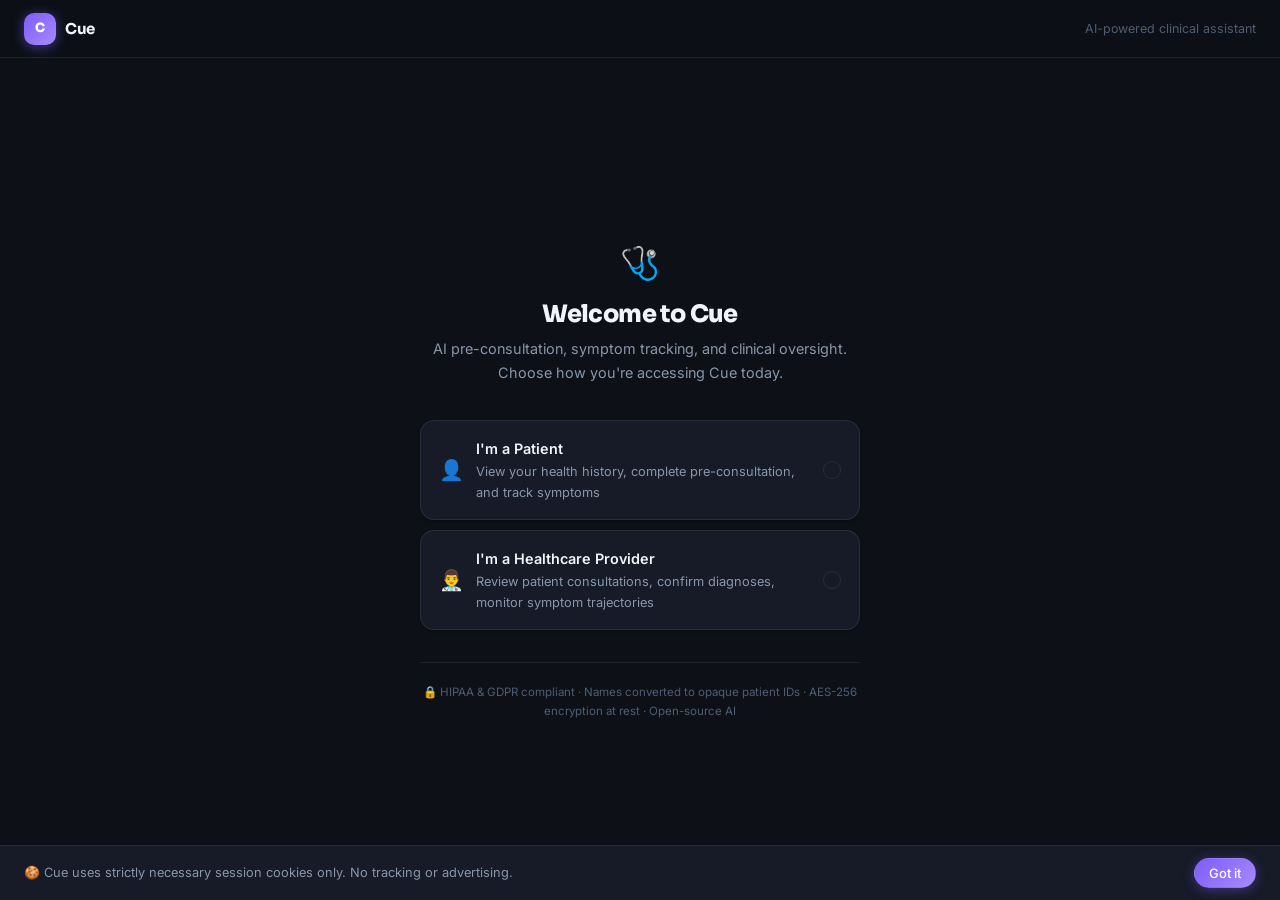
<file: index.html>
<!DOCTYPE html>
<html lang="en">
<head>
  <meta charset="UTF-8" />
  <meta name="viewport" content="width=device-width, initial-scale=1.0" />
  <title>Cue — AI Clinical Assistant</title>
  <link rel="stylesheet" href="styles.css" />
</head>
<body>

<nav class="nav">
  <div class="nav-inner">
    <a href="index.html" class="nav-logo">
      <div class="nav-logo-mark">C</div>
      Cue
    </a>
    <div class="nav-right">
      <span style="font-size:.78rem;color:var(--subtle)">AI-powered clinical assistant</span>
    </div>
  </div>
</nav>

<div class="home-shell">
  <div class="home-center">

    <div style="margin-bottom:36px">
      <div style="font-size:2rem;margin-bottom:12px">🩺</div>
      <h1 style="font-size:1.5rem;margin-bottom:8px">Welcome to Cue</h1>
      <p style="font-size:.9rem">AI pre-consultation, symptom tracking, and clinical oversight. Choose how you're accessing Cue today.</p>
    </div>

    <!-- Welcome back banner (shown when already logged in) -->
    <div id="welcomeBack" style="display:none;margin-bottom:24px;padding:20px;border-radius:var(--r);background:var(--surface-2);border:1px solid var(--border)">
      <div style="font-size:.78rem;color:var(--subtle);text-transform:uppercase;letter-spacing:.05em;margin-bottom:6px">Welcome back</div>
      <div style="font-size:1.1rem;font-weight:600;color:var(--text);margin-bottom:2px" id="wbName"></div>
      <div class="font-mono" style="font-size:.78rem;color:var(--muted);margin-bottom:16px" id="wbId"></div>
      <div class="flex gap-8">
        <button class="btn btn-primary flex-1" onclick="continueSession()">Continue →</button>
        <button class="btn btn-ghost" onclick="switchAccount()" style="font-size:.8rem;padding:0 14px">Switch account</button>
      </div>
    </div>

    <!-- Role cards -->
    <div id="roleCards">
    <div class="stack-10" style="text-align:left;margin-bottom:24px">

      <div class="role-card" id="cardPatient" onclick="selectRole('patient')">
        <div class="flex items-center gap-12">
          <div class="role-icon">👤</div>
          <div class="flex-1">
            <div style="font-size:.9rem;font-weight:600;color:var(--text)">I'm a Patient</div>
            <div style="font-size:.8rem;color:var(--muted);margin-top:2px">View your health history, complete pre-consultation, and track symptoms</div>
          </div>
          <div id="checkPatient" class="role-check"></div>
        </div>
      </div>

      <div class="role-card" id="cardDoctor" onclick="selectRole('doctor')">
        <div class="flex items-center gap-12">
          <div class="role-icon">👨‍⚕️</div>
          <div class="flex-1">
            <div style="font-size:.9rem;font-weight:600;color:var(--text)">I'm a Healthcare Provider</div>
            <div style="font-size:.8rem;color:var(--muted);margin-top:2px">Review patient consultations, confirm diagnoses, monitor symptom trajectories</div>
          </div>
          <div id="checkDoctor" class="role-check"></div>
        </div>
      </div>

    </div>

    <!-- Patient login: name -->
    <div id="patientLogin" style="display:none" class="stack-12">
      <div class="form-group">
        <label class="form-label">Your full name</label>
        <input class="form-input" id="nameInput" placeholder="e.g. Sarah Johnson"
          style="font-size:.95rem" autocomplete="name"
          oninput="onNameInput(this.value)" onkeydown="if(event.key==='Enter')handleLogin()" />
        <div class="form-hint">Your name links you to your patient record. It's never shared or stored beyond this session.</div>
      </div>
      <!-- Name-matched patient ID preview -->
      <div id="idPreview" style="display:none;padding:10px 14px;border-radius:var(--r);background:var(--surface-2);border:1px solid var(--border)">
        <div class="flex items-center justify-between">
          <div>
            <div class="text-xs" style="color:var(--subtle);text-transform:uppercase;letter-spacing:.05em;margin-bottom:3px">Linked patient ID</div>
            <div class="font-mono font-600" id="idPreviewVal" style="font-size:.9rem;color:var(--text)"></div>
          </div>
          <span id="idPreviewBadge" class="badge badge-teal">Found</span>
        </div>
      </div>
      <button class="btn btn-primary btn-full" onclick="handleLogin()">Continue →</button>
    </div>

    <!-- Doctor login: ID -->
    <div id="doctorLogin" style="display:none" class="stack-12">
      <div class="form-group">
        <label class="form-label">Provider ID</label>
        <input class="form-input font-mono" id="drIdInput" placeholder="e.g. DR-1042-MB"
          style="font-size:.9rem" onkeydown="if(event.key==='Enter')handleLogin()" />
        <div class="form-hint">Your ID is issued by your clinic. It contains no personal information.</div>
      </div>
      <button class="btn btn-primary btn-full" onclick="handleLogin()">Continue →</button>
    </div>

    <!-- Demo hint -->
    <div id="demoHint" style="display:none;margin-top:8px">
      <p style="font-size:.75rem;text-align:center;color:var(--subtle)">
        Try: <button onclick="fillDemo('Sarah Johnson')" class="demo-name-btn">Sarah Johnson</button>
        <button onclick="fillDemo('James Wilson')" class="demo-name-btn">James Wilson</button>
        <button onclick="fillDemo('Emily Chen')" class="demo-name-btn">Emily Chen</button>
      </p>
    </div>
    </div><!-- /roleCards -->

    <div style="margin-top:32px;padding-top:20px;border-top:1px solid var(--border)">
      <p style="font-size:.72rem;text-align:center;color:var(--subtle)">
        🔒 HIPAA &amp; GDPR compliant · Names converted to opaque patient IDs · AES-256 encryption at rest · Open-source AI
      </p>
    </div>

  </div>
</div>

<!-- Cookie banner -->
<div id="cookieBanner" style="position:fixed;bottom:0;left:0;right:0;z-index:200;background:var(--surface);border-top:1px solid var(--border);padding:12px 24px;display:flex;align-items:center;justify-content:space-between;gap:20px">
  <p style="font-size:.8rem;color:var(--muted)">🍪 Cue uses strictly necessary session cookies only. No tracking or advertising.</p>
  <button class="btn btn-primary btn-sm" onclick="document.getElementById('cookieBanner').remove();localStorage.setItem('cue_cookie','ok')">Got it</button>
</div>

<style>
.stack-10 > * + * { margin-top: 10px; }
.role-check {
  width: 18px; height: 18px; border-radius: 50%;
  border: 1.5px solid var(--border); background: var(--surface); flex-shrink: 0;
  display: flex; align-items: center; justify-content: center;
  transition: all .15s;
}
.demo-name-btn {
  background: none; border: 1px solid var(--border); cursor: pointer;
  font-size: .73rem; padding: 2px 8px; border-radius: 4px; color: var(--accent);
  font-family: var(--font); margin: 0 2px;
}
.demo-name-btn:hover { background: var(--accent-bg); }
</style>

<script src="app.js?v=20"></script>
<script>
  let selectedRole = null;

  if (localStorage.getItem('cue_cookie')) document.getElementById('cookieBanner')?.remove();

  // ── Auto-redirect if already logged in ──────────────────────
  (function checkExistingSession() {
    const id   = localStorage.getItem('cue_id');
    const role = localStorage.getItem('cue_role');
    const name = localStorage.getItem('cue_firstname');
    if (!id || !role) return;
    // Show welcome-back banner instead of redirecting immediately
    const banner = document.getElementById('welcomeBack');
    if (banner) {
      document.getElementById('wbName').textContent = name || id;
      document.getElementById('wbId').textContent   = id;
      banner.style.display = '';
    }
    document.getElementById('roleCards').style.display = 'none';
  })();

  function selectRole(role) {
    selectedRole = role;
    ['patient','doctor'].forEach(r => {
      const card  = document.getElementById('card'  + cap(r));
      const check = document.getElementById('check' + cap(r));
      card.classList.remove('selected');
      check.innerHTML = '';
      check.style.background = 'var(--surface)';
      check.style.borderColor = 'var(--border)';
    });
    document.getElementById('card'  + cap(role)).classList.add('selected');
    const check = document.getElementById('check' + cap(role));
    check.style.background  = 'var(--accent)';
    check.style.borderColor = 'var(--accent)';
    check.innerHTML = '<svg width="10" height="10" viewBox="0 0 12 12" fill="none"><path d="M2 6l3 3 5-5" stroke="white" stroke-width="1.8" stroke-linecap="round" stroke-linejoin="round"/></svg>';

    document.getElementById('patientLogin').style.display = role === 'patient' ? '' : 'none';
    document.getElementById('doctorLogin').style.display  = role === 'doctor'  ? '' : 'none';
    document.getElementById('demoHint').style.display     = role === 'patient' ? '' : 'none';
    document.getElementById('idPreview').style.display    = 'none';
  }

  function cap(s) { return s.charAt(0).toUpperCase() + s.slice(1); }

  function onNameInput(val) {
    const preview = document.getElementById('idPreview');
    if (val.trim().length < 2) { preview.style.display = 'none'; return; }
    const key   = val.trim().toLowerCase();
    const known = window.CUE && window.CUE.PATIENT_REGISTRY && window.CUE.PATIENT_REGISTRY[key];
    const id    = window.CUE ? window.CUE.lookupPatient(val) : 'PT-????';
    document.getElementById('idPreviewVal').textContent  = id;
    document.getElementById('idPreviewBadge').textContent = known ? '● Found' : '● New patient';
    document.getElementById('idPreviewBadge').className  = 'badge ' + (known ? 'badge-teal' : 'badge-amber');
    preview.style.display = '';
  }

  function fillDemo(name) {
    document.getElementById('nameInput').value = name;
    onNameInput(name);
  }

  function handleLogin() {
    if (!selectedRole) { alert('Please select a role.'); return; }
    if (selectedRole === 'patient') {
      const name = document.getElementById('nameInput').value.trim();
      if (!name) { alert('Please enter your name.'); return; }
      const firstName = name.split(' ')[0];
      const id = window.CUE ? window.CUE.lookupPatient(name) : 'PT-0000-XX';
      localStorage.setItem('cue_role',      'patient');
      localStorage.setItem('cue_id',        id);
      localStorage.setItem('cue_name',      name);
      localStorage.setItem('cue_firstname', firstName);
      window.location.href = 'patient.html';
    } else {
      const id = document.getElementById('drIdInput').value.trim();
      if (!id) { alert('Please enter your Provider ID.'); return; }
      localStorage.setItem('cue_role', 'doctor');
      localStorage.setItem('cue_id',   id);
      window.location.href = 'doctor.html';
    }
  }

  function continueSession() {
    const role = localStorage.getItem('cue_role');
    window.location.href = role === 'doctor' ? 'doctor.html' : 'patient.html';
  }

  function switchAccount() {
    ['cue_role','cue_id','cue_name','cue_firstname'].forEach(k => localStorage.removeItem(k));
    document.getElementById('welcomeBack').style.display = 'none';
    document.getElementById('roleCards').style.display = '';
  }
</script>
</body>
</html>
</file>
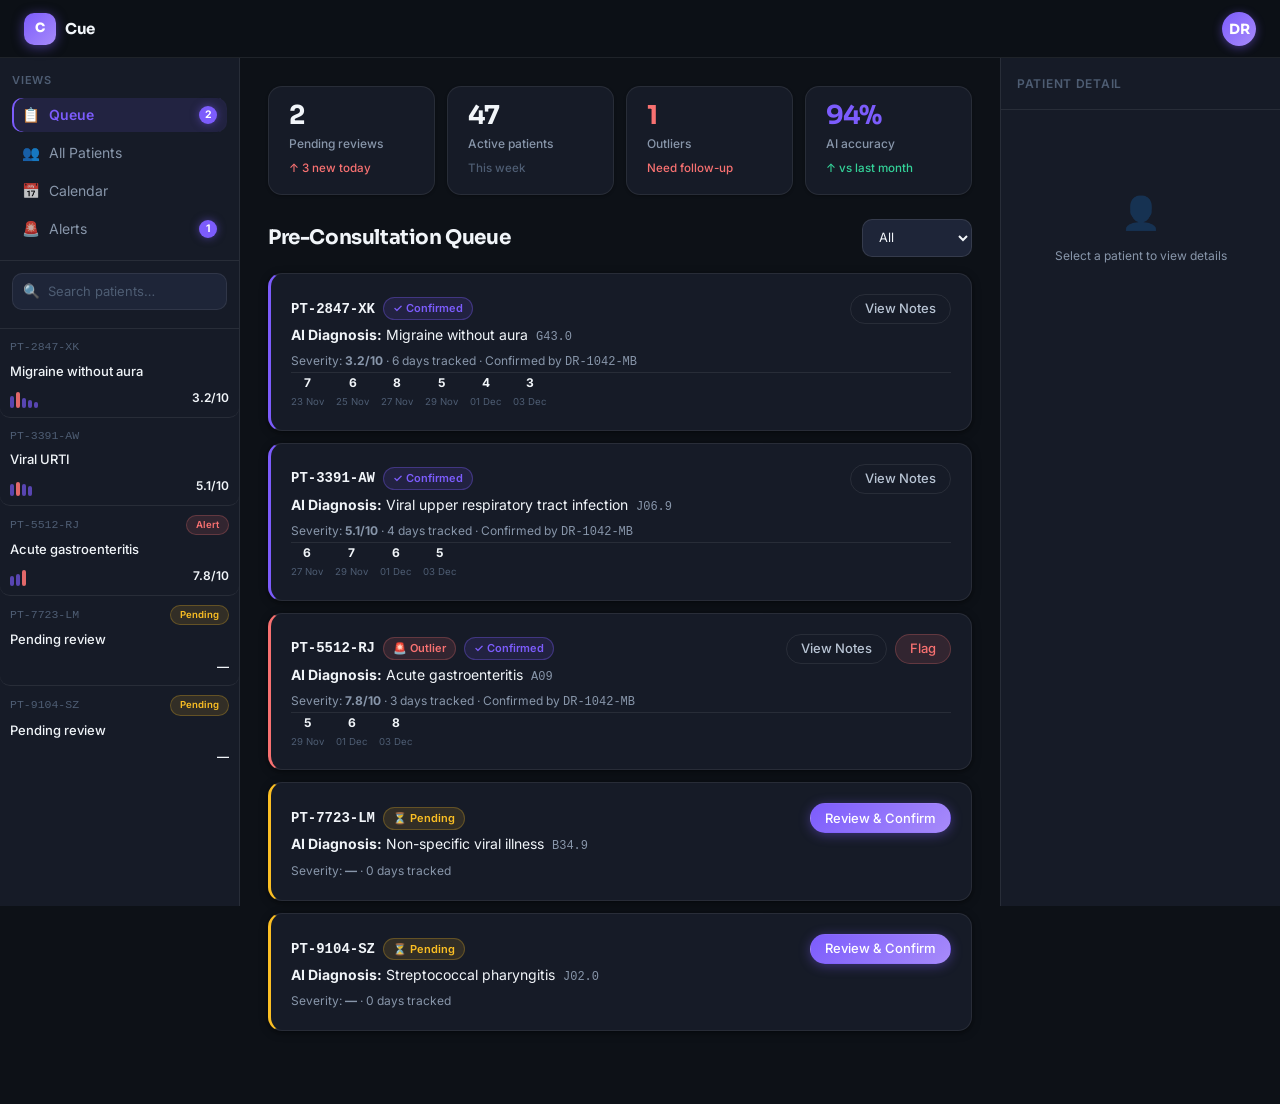
<file: doctor.html>
<!DOCTYPE html>
<html lang="en">
<head>
  <meta charset="UTF-8" />
  <meta name="viewport" content="width=device-width, initial-scale=1.0" />
  <title>Doctor Dashboard — Cue</title>
  <link rel="stylesheet" href="styles.css" />
</head>
<body>

<!-- Nav -->
<nav class="nav">
  <div class="nav-inner">
    <a href="index.html" class="nav-logo"><div class="nav-logo-mark">C</div>Cue</a>
    <div style="flex:1"></div>
    <div class="nav-right" style="display:flex;align-items:center;gap:12px">
      <!-- Doctor profile dropdown -->
      <div class="profile-dd" id="profileDd">
        <button class="profile-avatar" id="profileAvatarBtn" onclick="toggleDrMenu(event)" aria-label="Profile menu">DR</button>
        <div class="profile-menu" id="profileMenu">
          <div class="profile-menu-top">
            <span class="nav-id"><span class="nav-id-dot"></span><span id="navId">DR-????</span></span>
          </div>
          <div class="profile-menu-sep"></div>
          <div class="profile-menu-label">Switch role</div>
          <div style="display:flex;gap:4px;padding:2px 12px 8px">
            <button class="role-btn" style="flex:1;font-size:.78rem;padding:5px 0" onclick="window.location='patient.html'">Patient</button>
            <button class="role-btn active" style="flex:1;font-size:.78rem;padding:5px 0">Doctor</button>
          </div>
          <div class="profile-menu-sep"></div>
          <button class="profile-menu-item danger" onclick="window.CUE && window.CUE.Session.logout()">
            <span>↪</span><span>Sign out</span>
          </button>
        </div>
      </div>
    </div>
  </div>
</nav>

<!-- App shell — three columns: patient list | main | detail -->
<div style="display:grid;grid-template-columns:240px 1fr 280px;min-height:calc(100vh - 52px)">

  <!-- ── Column 1: Patient list ── -->
  <aside style="border-right:1px solid var(--border);background:var(--surface);display:flex;flex-direction:column;position:sticky;top:52px;height:calc(100vh - 52px);overflow:hidden">

    <!-- Nav items -->
    <div style="padding:14px 12px;border-bottom:1px solid var(--border)">
      <div class="sidebar-section" style="padding:0 0 8px">Views</div>
      <div class="stack-4">
        <button class="sidebar-item active" id="navQueue" onclick="showSection('queue')">
          <span class="icon">📋</span> Queue
          <span class="badge-count" id="queueCount">3</span>
        </button>
        <button class="sidebar-item" id="navPatients" onclick="showSection('patients')">
          <span class="icon">👥</span> All Patients
        </button>
        <button class="sidebar-item" id="navCalendar" onclick="showSection('calendar')">
          <span class="icon">📅</span> Calendar
        </button>
        <button class="sidebar-item" id="navAlerts" onclick="showSection('alerts')">
          <span class="icon">🚨</span> Alerts
          <span class="badge-count" id="alertCount">2</span>
        </button>
      </div>
    </div>

    <!-- Search + patient list -->
    <div style="padding:12px;border-bottom:1px solid var(--border)">
      <div class="sidebar-search">
        <span style="color:var(--subtle);font-size:.85rem">🔍</span>
        <input id="ptSearch" placeholder="Search patients…" oninput="filterPatientList(this.value)" />
      </div>
    </div>

    <div style="flex:1;overflow-y:auto" id="patientList"></div>

  </aside>

  <!-- ── Column 2: Main content ── -->
  <main style="background:var(--bg);overflow-y:auto">
    <div style="padding:28px 28px 80px">

      <!-- Stats row -->
      <div class="stat-row mb-24">
        <div class="stat-card">
          <div class="stat-val" id="statQueue">3</div>
          <div class="stat-label">Pending reviews</div>
          <div class="stat-sub down">↑ 3 new today</div>
        </div>
        <div class="stat-card">
          <div class="stat-val">47</div>
          <div class="stat-label">Active patients</div>
          <div class="stat-sub neutral">This week</div>
        </div>
        <div class="stat-card">
          <div class="stat-val" style="color:var(--red)" id="statAlerts">2</div>
          <div class="stat-label">Outliers</div>
          <div class="stat-sub down">Need follow-up</div>
        </div>
        <div class="stat-card">
          <div class="stat-val" style="color:var(--accent)">94%</div>
          <div class="stat-label">AI accuracy</div>
          <div class="stat-sub up">↑ vs last month</div>
        </div>
      </div>

      <!-- Queue -->
      <div id="sectionQueue">
        <div class="flex items-center justify-between mb-16">
          <h2>Pre-Consultation Queue</h2>
          <select class="form-select" style="width:auto;padding:6px 12px;font-size:.8rem" onchange="filterQueue(this.value)">
            <option value="all">All</option>
            <option value="pending">Pending</option>
            <option value="confirmed">Confirmed</option>
          </select>
        </div>
        <div id="queueList" class="stack-12"></div>
      </div>

      <!-- All patients table -->
      <div id="sectionPatients" style="display:none">
        <h2 class="mb-16">All Patients</h2>
        <div class="card" style="padding:0;overflow:hidden">
          <div class="table-wrap">
            <table>
              <thead>
                <tr>
                  <th>Patient ID</th>
                  <th>Condition</th>
                  <th>Days</th>
                  <th>Severity trend</th>
                  <th>Last check-in</th>
                  <th>Status</th>
                  <th></th>
                </tr>
              </thead>
              <tbody id="patientsTable"></tbody>
            </table>
          </div>
        </div>
      </div>

      <!-- Calendar -->
      <div id="sectionCalendar" style="display:none">
        <div class="flex items-center justify-between mb-16">
          <h2 id="calTitle">May 2026</h2>
          <div class="flex gap-8">
            <button class="btn btn-ghost btn-sm" onclick="changeMonth(-1)">← Prev</button>
            <button class="btn btn-ghost btn-sm" onclick="changeMonth(1)">Next →</button>
          </div>
        </div>
        <div class="cal-grid" id="calGrid"></div>
        <div class="mt-16">
          <h3 class="mb-10" id="calDayLabel">Select a day to see appointments</h3>
          <div id="calDayList" class="stack-8"></div>
        </div>
      </div>

      <!-- Alerts / outliers -->
      <div id="sectionAlerts" style="display:none">
        <div class="flex items-center gap-10 mb-16">
          <h2>Outlier Alerts</h2>
          <span class="badge badge-red" id="alertBadge">2 require review</span>
        </div>
        <div class="alert alert-danger mb-16">
          <span>🚨</span>
          <p><strong>These patients need immediate attention.</strong> Severity has crossed the alert threshold or shown unexpected regression.</p>
        </div>
        <div id="outliersList" class="stack-12"></div>
      </div>

    </div>
  </main>

  <!-- ── Column 3: Patient detail ── -->
  <aside style="border-left:1px solid var(--border);background:var(--surface);position:sticky;top:52px;height:calc(100vh - 52px);overflow-y:auto">
    <div style="padding:16px;border-bottom:1px solid var(--border)">
      <div class="text-xs" style="color:var(--subtle);font-weight:600;text-transform:uppercase;letter-spacing:.06em">Patient Detail</div>
    </div>
    <div id="detailPanel" style="padding:16px">
      <div style="display:flex;flex-direction:column;align-items:center;justify-content:center;height:200px;gap:8px">
        <span style="font-size:2rem;opacity:.25">👤</span>
        <p class="text-xs text-muted" style="text-align:center">Select a patient to view details</p>
      </div>
    </div>
  </aside>

</div>

<!-- Diagnosis Confirm Modal -->
<div class="modal-overlay" id="confirmModal">
  <div class="modal" style="max-width:620px">
    <div class="modal-header">
      <h3>Review Pre-Consultation</h3>
      <button class="modal-close" onclick="closeConfirmModal()">✕</button>
    </div>
    <div class="stack-16" id="modalContent"></div>
    <hr class="divider mt-16 mb-16">
    <div class="stack-12">
      <h4>Your decision</h4>
      <div class="flex gap-8 flex-wrap">
        <button class="btn btn-success" onclick="confirmDiagnosis('confirm')">✓ Confirm AI diagnosis</button>
        <button class="btn btn-outline" onclick="confirmDiagnosis('override')">✏️ Override</button>
        <button class="btn btn-ghost"   onclick="confirmDiagnosis('defer')">⏸ Defer</button>
      </div>
      <div id="overridePanel" style="display:none" class="stack-12">
        <div class="form-group">
          <label class="form-label">Your diagnosis</label>
          <input class="form-input" id="overrideDx" placeholder="Enter your clinical diagnosis…" />
        </div>
        <div class="form-group">
          <label class="form-label">Clinical reasoning</label>
          <textarea class="form-textarea" id="overrideNotes" placeholder="Add your notes…"></textarea>
        </div>
        <button class="btn btn-primary" onclick="submitOverride()">Submit override</button>
      </div>
    </div>
  </div>
</div>

<!-- Outlier Flag Modal -->
<div class="modal-overlay" id="outlierModal">
  <div class="modal">
    <div class="modal-header">
      <h3>Flag as outlier</h3>
      <button class="modal-close" onclick="document.getElementById('outlierModal').classList.remove('open')">✕</button>
    </div>
    <div class="stack-16">
      <div class="alert alert-danger">
        <span>🚨</span>
        <p>Flagging triggers a <strong>priority follow-up</strong> and notifies the on-call team.</p>
      </div>
      <div class="form-group">
        <label class="form-label">Reason</label>
        <select class="form-select" id="outlierReason">
          <option>Unexpected symptom escalation</option>
          <option>New symptom not in original presentation</option>
          <option>Medication side-effect suspected</option>
          <option>Patient non-compliant — missed 2+ check-ins</option>
          <option>AI diagnosis inconsistency</option>
          <option>Other</option>
        </select>
      </div>
      <div class="form-group">
        <label class="form-label">Notes for follow-up team</label>
        <textarea class="form-textarea" id="outlierNotes" placeholder="Additional context…"></textarea>
      </div>
      <div class="form-group">
        <label class="form-label">Urgency</label>
        <div class="flex gap-8">
          <button class="btn btn-ghost btn-sm" id="urgLow"  onclick="setUrgency('low')"   style="flex:1">🟢 Routine</button>
          <button class="btn btn-outline btn-sm" id="urgMed" onclick="setUrgency('medium')" style="flex:1">🟡 Within 24h</button>
          <button class="btn btn-ghost btn-sm" id="urgHigh" onclick="setUrgency('high')"  style="flex:1">🔴 Urgent</button>
        </div>
      </div>
      <button class="btn btn-danger btn-full" onclick="submitOutlierFlag()">🚨 Flag &amp; schedule follow-up</button>
    </div>
  </div>
</div>

<div class="toast" id="toast"></div>

<script src="app.js?v=22"></script>
<script src="doctor.js?v=23"></script>
</body>
</html>
</file>
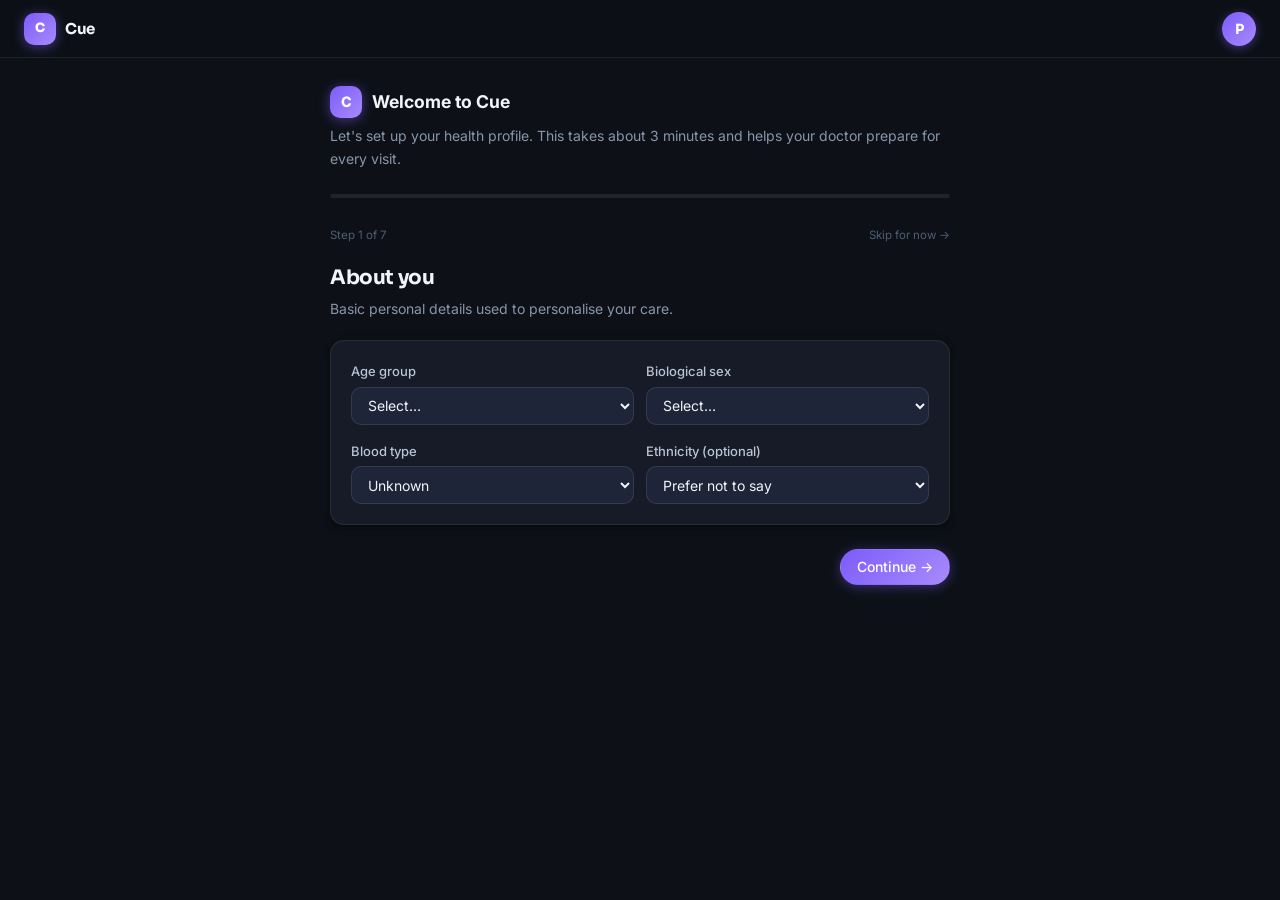
<file: patient.html>
<!DOCTYPE html>
<html lang="en">
<head>
  <meta charset="UTF-8" />
  <meta name="viewport" content="width=device-width, initial-scale=1.0" />
  <title>Patient — Cue</title>
  <link rel="stylesheet" href="styles.css" />
  <style>
  /* ── Sickness cards ───────────────────────────────────────── */
  .sickness-grid {
    display: grid;
    grid-template-columns: repeat(auto-fill, minmax(300px, 1fr));
    gap: 12px;
  }
  .sickness-card {
    background: var(--surface);
    border: 1.5px solid var(--border);
    border-radius: var(--r-lg);
    padding: 18px 20px;
    cursor: pointer;
    transition: border-color .2s, box-shadow .2s, transform .15s;
    position: relative;
    overflow: hidden;
  }
  .sickness-card::before {
    content: '';
    position: absolute; top: 0; left: 0; bottom: 0;
    width: 4px;
    border-radius: var(--r-lg) 0 0 var(--r-lg);
  }
  .sickness-card.status-new::before    { background: var(--accent); }
  .sickness-card.status-ongoing::before{ background: var(--green); }
  .sickness-card.status-pending::before{ background: var(--amber); }
  .sickness-card.status-archived::before{ background: var(--border-2); }
  .sickness-card:hover {
    border-color: rgba(124,92,252,0.4);
    box-shadow: 0 6px 24px rgba(0,0,0,0.35), 0 0 0 1px rgba(124,92,252,0.15);
    transform: translateY(-2px);
  }
  .sickness-card-list {
    display: flex; flex-direction: column; gap: 8px;
  }
  .sickness-card-list .sickness-card {
    padding: 14px 18px;
  }
  .view-toggle { display: flex; gap: 0; border: 1.5px solid var(--border); border-radius: var(--r); overflow: hidden; }
  .view-toggle-btn {
    background: var(--surface); border: none; padding: 5px 10px; cursor: pointer;
    font-size: .85rem; color: var(--muted); transition: background .12s;
    border-right: 1px solid var(--border);
  }
  .view-toggle-btn:last-child { border-right: none; }
  .view-toggle-btn.active { background: var(--accent-bg); color: var(--accent); }

  /* ── Thread timeline ──────────────────────────────────────── */
  .thread-stages { display: flex; flex-direction: column; gap: 0; }
  .stage-wrap {
    position: relative;
    padding-left: 40px;
    padding-bottom: 28px;
  }
  .stage-wrap:last-child { padding-bottom: 0; }
  .stage-wrap::before {
    content: '';
    position: absolute; top: 28px; left: 13px; bottom: 0;
    width: 2px; background: var(--border);
  }
  .stage-wrap:last-child::before { display: none; }
  .stage-dot {
    position: absolute; left: 5px; top: 5px;
    width: 18px; height: 18px; border-radius: 50%;
    border: 2px solid var(--border);
    background: var(--surface);
    display: flex; align-items: center; justify-content: center;
    font-size: .6rem;
    z-index: 1;
    box-shadow: var(--shadow-sm);
  }
  .stage-dot.done    { background: var(--green); border-color: var(--green); color: #0d1117; box-shadow: 0 0 0 4px rgba(52,211,153,.15); }
  .stage-dot.active  { background: linear-gradient(135deg, #7c5cfc 0%, #a78bfa 100%); border-color: #7c5cfc; color: white; box-shadow: 0 0 0 4px rgba(124,92,252,.2), 0 0 16px rgba(124,92,252,.3); }
  .stage-dot.pending { background: var(--amber); border-color: var(--amber); color: #0d1117; }
  .stage-dot.locked  { background: var(--surface-2); border-color: var(--border); }
  .stage-header {
    display: flex; align-items: center; gap: 8px; margin-bottom: 0;
    padding: 4px 0 8px;
  }
  .stage-label { font-size: .875rem; font-weight: 600; color: var(--text); }
  .stage-label.locked { color: var(--muted); }
  .stage-date { font-size: .72rem; color: var(--subtle); margin-left: auto; }
  .stage-body { }
  .stage-collapsed {
    background: var(--surface-2); border: 1px solid var(--border);
    border-radius: var(--r); padding: 10px 14px;
    font-size: .82rem; color: var(--text-2);
    cursor: pointer; transition: border-color .12s;
  }
  .stage-collapsed:hover { border-color: var(--accent-mid); }
  .stage-locked-body {
    background: var(--surface-2); border: 1px dashed var(--border);
    border-radius: var(--r); padding: 12px 14px;
    font-size: .82rem; color: var(--muted); text-align: center;
  }

  /* ── Onboarding ───────────────────────────────────────────── */
  .onboard-step { display: none; }
  .onboard-step.active { display: block; }
  .onboard-progress-track {
    height: 4px; background: var(--border); border-radius: 4px; margin-bottom: 28px;
  }
  .onboard-progress-fill {
    height: 100%;
    background: linear-gradient(90deg, #7c5cfc 0%, #a78bfa 100%);
    border-radius: 4px;
    transition: width .4s ease;
    box-shadow: 0 0 10px rgba(124,92,252,0.4);
  }
  .survey-group { margin-bottom: 20px; }
  .survey-group:last-child { margin-bottom: 0; }
  .fh-row {
    display: flex; align-items: center; gap: 10px;
    padding: 10px 12px; background: var(--surface-2);
    border: 1px solid var(--border); border-radius: var(--r); margin-bottom: 8px;
  }
  .fh-row .relation { min-width: 80px; font-size: .8rem; font-weight: 600; color: var(--text-2); }
  .check-grid {
    display: grid; grid-template-columns: repeat(auto-fill, minmax(160px, 1fr)); gap: 8px;
  }
  .check-item {
    display: flex; align-items: center; gap: 8px; padding: 8px 10px;
    background: var(--surface-2); border: 1.5px solid var(--border); border-radius: var(--r);
    cursor: pointer; transition: border-color .12s, background .12s; font-size: .82rem;
  }
  .check-item:hover { border-color: var(--accent-mid); background: var(--accent-bg); }
  .check-item.checked { border-color: var(--accent); background: var(--accent-bg); }
  .check-item input { accent-color: var(--accent); }

  /* ── Health record ────────────────────────────────────────── */
  .hr-section { padding: 16px 0; border-bottom: 1px solid var(--border); }
  .hr-section:last-child { border-bottom: none; padding-bottom: 0; }
  .hr-section-label {
    font-size: .6875rem; font-weight: 600; color: var(--subtle);
    text-transform: uppercase; letter-spacing: .07em; margin-bottom: 10px;
  }
  .hr-field-grid { display: grid; grid-template-columns: 1fr 1fr; gap: 12px; }
  .hr-chips { display: flex; flex-wrap: wrap; gap: 6px; }
  .hr-chip-item {
    display: inline-flex; align-items: center; gap: 5px;
    padding: 4px 10px; background: var(--surface-2); border: 1px solid var(--border);
    border-radius: var(--r-full); font-size: .8125rem; color: var(--text-2);
  }
  .hr-chip-item.danger  { background: var(--red-bg); border-color: var(--red-border); color: var(--red); }
  .hr-chip-item.accent  { background: var(--accent-bg); border-color: var(--accent-mid); color: var(--accent); }
  .hr-chip-item.warning { background: var(--amber-bg); border-color: var(--amber-border); color: var(--amber); }
  .hr-remove { background: none; border: none; cursor: pointer; color: var(--muted); font-size: .9rem; padding: 0; }
  .hr-remove:hover { color: var(--red); }
  .hr-add-row { display: flex; gap: 6px; margin-top: 8px; }
  .hr-add-row .form-input { flex: 1; height: 32px; font-size: .8125rem; }
  .hr-add-row .btn { height: 32px; font-size: .78rem; padding: 0 12px; }
  .hr-structured-item {
    display: flex; align-items: flex-start; justify-content: space-between; gap: 8px;
    padding: 9px 12px; background: var(--surface-2); border: 1px solid var(--border);
    border-radius: var(--r); margin-bottom: 6px;
  }
  .hr-add-block {
    margin-top: 10px; padding: 12px; background: var(--surface-2);
    border: 1px dashed var(--border-2); border-radius: var(--r);
    display: flex; flex-direction: column; gap: 8px;
  }
  .hr-add-block-label { font-size: .71rem; font-weight: 600; color: var(--subtle); text-transform: uppercase; letter-spacing: .06em; }
  .hr-travel-card {
    display: flex; align-items: center; gap: 10px;
    padding: 8px 12px; background: var(--surface-2); border: 1px solid var(--border);
    border-radius: var(--r); margin-bottom: 6px;
  }

  /* ── Quick replies ────────────────────────────────────────── */
  .quick-replies { display: flex; flex-wrap: wrap; gap: 7px; padding: 10px 0 4px 46px; }
  .quick-reply-chip {
    background: var(--surface-2); border: 1px solid var(--accent-mid);
    color: var(--accent); font-size: .8rem; padding: 6px 14px;
    border-radius: var(--r-full); cursor: pointer; font-family: var(--font);
    transition: all .15s; white-space: nowrap; line-height: 1;
  }
  .quick-reply-chip:hover { background: var(--accent-bg); border-color: var(--accent); transform: translateY(-1px); }
  @keyframes bubbleIn {
    from { opacity: 0; transform: translateY(6px); }
    to   { opacity: 1; transform: translateY(0); }
  }
  .chat-row { animation: bubbleIn .22s ease forwards; }
  .empty-state {
    text-align: center; padding: 56px 24px;
    background: var(--surface);
    border: 1.5px dashed var(--border-2);
    border-radius: var(--r-lg);
  }
  .filter-tabs { display: flex; gap: 0; }
  .filter-tab {
    padding: 6px 16px; font-size: .8rem; font-weight: 500; border: none;
    background: none; cursor: pointer; color: var(--muted); border-bottom: 2px solid transparent;
    transition: color .12s, border-color .12s;
  }
  .filter-tab.active { color: var(--accent); border-bottom-color: var(--accent); }
  .severity-bar-mini {
    height: 4px; background: var(--border); border-radius: 4px; margin-top: 8px;
  }
  .severity-bar-mini-fill {
    height: 100%; border-radius: 4px; transition: width .3s;
  }

  /* ── Check-in method buttons ──────────────────────────────── */
  .checkin-methods {
    display: grid; grid-template-columns: repeat(3, 1fr); gap: 10px;
  }
  .checkin-method-btn {
    display: flex; flex-direction: column; align-items: center; gap: 8px;
    padding: 16px 10px; border-radius: var(--r-lg);
    background: var(--surface); border: 1.5px solid var(--border);
    cursor: pointer; transition: all .15s; font-family: var(--font);
  }
  .checkin-method-btn:hover {
    border-color: var(--accent-mid); background: var(--accent-bg);
    transform: translateY(-1px); box-shadow: var(--shadow-md);
  }
  .checkin-method-btn.call-btn {
    border-color: var(--green-border); background: var(--green-bg);
  }
  .checkin-method-btn.call-btn:hover {
    border-color: var(--green); box-shadow: 0 4px 14px var(--green-bg);
  }
  .checkin-method-icon { font-size: 1.6rem; }
  .checkin-method-label {
    font-size: .75rem; font-weight: 600; color: var(--text-2); text-align: center; line-height: 1.3;
  }

  /* ── Toggle switch ────────────────────────────────────────── */
  .toggle-switch { position: relative; display: inline-block; cursor: pointer; }
  .toggle-switch input { opacity: 0; width: 0; height: 0; position: absolute; }
  .toggle-track {
    display: block; width: 40px; height: 22px; border-radius: 11px;
    background: var(--surface-3); border: 1px solid var(--border);
    transition: background .2s;
  }
  .toggle-thumb {
    display: block; width: 16px; height: 16px; border-radius: 50%;
    background: white; position: absolute; top: 3px; left: 3px;
    transition: transform .2s; box-shadow: var(--shadow-sm);
  }
  .toggle-switch input:checked + .toggle-track { background: var(--accent); border-color: var(--accent); box-shadow: 0 0 8px rgba(124,92,252,.3); }
  .toggle-switch input:checked + .toggle-track .toggle-thumb { transform: translateX(18px); }

  /* ── Call avatar ──────────────────────────────────────────── */
  .call-avatar {
    width: 72px; height: 72px; border-radius: 50%;
    background: var(--surface-2); border: 3px solid var(--border);
    display: flex; align-items: center; justify-content: center;
    font-size: 2rem;
  }
  .call-pulse { animation: call-ring 1.2s ease-out infinite; }
  @keyframes call-ring {
    0%   { box-shadow: 0 0 0 0 rgba(124,92,252,.5); }
    70%  { box-shadow: 0 0 0 16px rgba(124,92,252,0); }
    100% { box-shadow: 0 0 0 0 rgba(124,92,252,0); }
  }

  /* ── Call action buttons (answer / decline) ───────────────── */
  .call-action-btn {
    width: 56px; height: 56px; border-radius: 50%; border: none;
    font-size: 1.4rem; cursor: pointer; transition: transform .12s, box-shadow .12s;
    display: flex; align-items: center; justify-content: center;
  }
  .call-action-btn:hover { transform: scale(1.08); }
  .call-action-btn.answer { background: var(--green); color: white; box-shadow: 0 4px 14px var(--green-bg); }
  .call-action-btn.decline { background: var(--red-bg); color: var(--red); border: 1px solid var(--red-border); }
  </style>
</head>
<body>

<!-- Nav -->
<nav class="nav">
  <div class="nav-inner">
    <a href="index.html" class="nav-logo"><div class="nav-logo-mark">C</div>Cue</a>
    <div style="flex:1"></div>
    <div class="nav-right">
      <!-- Profile avatar + dropdown -->
      <div class="profile-dd" id="profileDd">
        <button class="profile-avatar" id="profileAvatarBtn" onclick="toggleProfileMenu(event)" aria-label="Profile menu">
          <span id="profileInitials">P</span>
        </button>
        <div class="profile-menu" id="profileMenu">
          <div class="profile-menu-top">
            <span class="nav-id"><span class="nav-id-dot"></span><span id="navId">PT-????</span></span>
          </div>
          <button class="profile-menu-item" onclick="navTo('profile');closeProfileMenu()">
            <span>👤</span><span data-i18n="nav_my_profile">My Profile</span>
            <span id="consultBadge" style="margin-left:auto;font-size:.65rem;background:var(--accent-bg);color:var(--accent);border:1px solid var(--accent-mid);border-radius:var(--r-full);padding:1px 7px;font-weight:600;display:none">0</span>
          </button>
          <div class="profile-menu-sep"></div>
          <!-- Role switcher -->
          <div class="profile-menu-label">Switch role</div>
          <div style="display:flex;gap:4px;padding:2px 12px 8px">
            <button class="role-btn active" style="flex:1;font-size:.78rem;padding:5px 0" data-i18n="nav_patient">Patient</button>
            <button class="role-btn" style="flex:1;font-size:.78rem;padding:5px 0" onclick="window.location='doctor.html'" data-i18n="nav_doctor">Doctor</button>
          </div>
          <div class="profile-menu-sep"></div>
          <div class="profile-menu-label" data-i18n="nav_language">Language</div>
          <select id="langSelect" onchange="onLangChange()" class="profile-menu-lang">
            <option value="en">🇬🇧 English</option>
            <option value="es">🇪🇸 Español</option>
            <option value="fr">🇫🇷 Français</option>
            <option value="de">🇩🇪 Deutsch</option>
            <option value="hi">🇮🇳 हिन्दी</option>
            <option value="ar">🇸🇦 العربية</option>
            <option value="ta">🇮🇳 தமிழ்</option>
          </select>
          <div class="profile-menu-sep"></div>
          <button class="profile-menu-item danger" onclick="window.CUE && window.CUE.Session.logout()">
            <span>↪</span><span data-i18n="nav_sign_out">Sign out</span>
          </button>
        </div>
      </div>
    </div>
  </div>
</nav>

<div class="app-shell">
  <main class="main">
    <div class="main-inner">

    <!-- ══════════════════════════════════════════════
         ONBOARDING SURVEY
    ═══════════════════════════════════════════════ -->
    <div id="sec-onboarding" style="display:none;max-width:620px;margin:0 auto">
      <div style="margin-bottom:24px">
        <div style="display:flex;align-items:center;gap:10px;margin-bottom:6px">
          <div class="nav-logo-mark" style="width:32px;height:32px;font-size:.9rem">C</div>
          <span style="font-size:1.1rem;font-weight:700;color:var(--text)">Welcome to Cue</span>
        </div>
        <p class="text-sm" style="color:var(--muted)">Let's set up your health profile. This takes about 3 minutes and helps your doctor prepare for every visit.</p>
      </div>

      <div class="onboard-progress-track">
        <div class="onboard-progress-fill" id="onboardProgress" style="width:0%"></div>
      </div>
      <div style="display:flex;justify-content:space-between;margin-bottom:20px">
        <span style="font-size:.72rem;color:var(--subtle)" id="onboardStepLabel">Step 1 of 7</span>
        <button onclick="skipOnboarding()" style="background:none;border:none;cursor:pointer;font-size:.72rem;color:var(--subtle)">Skip for now →</button>
      </div>

      <!-- Step 1: About You -->
      <div class="onboard-step active" id="ob-step-1">
        <h2 style="margin-bottom:6px">About you</h2>
        <p class="text-sm mb-20" style="color:var(--muted)">Basic personal details used to personalise your care.</p>
        <div class="card">
          <div class="stack-16">
            <div class="hr-field-grid">
              <div class="form-group" style="margin:0">
                <label class="form-label">Age group</label>
                <select class="form-select" id="ob-ageGroup">
                  <option value="">Select…</option>
                  <option>Child (under 12)</option><option>Teen (12–17)</option>
                  <option>Young adult (18–25)</option><option>Adult (26–35)</option>
                  <option>Adult (36–45)</option><option>Adult (46–55)</option>
                  <option>Adult (56–65)</option><option>Senior (66+)</option>
                </select>
              </div>
              <div class="form-group" style="margin:0">
                <label class="form-label">Biological sex</label>
                <select class="form-select" id="ob-sex">
                  <option value="">Select…</option>
                  <option value="male">Male</option>
                  <option value="female">Female</option>
                  <option value="intersex">Intersex</option>
                  <option value="prefer_not">Prefer not to say</option>
                </select>
              </div>
            </div>
            <div class="hr-field-grid">
              <div class="form-group" style="margin:0">
                <label class="form-label">Blood type</label>
                <select class="form-select" id="ob-bloodType">
                  <option value="">Unknown</option>
                  <option>A+</option><option>A-</option><option>B+</option><option>B-</option>
                  <option>AB+</option><option>AB-</option><option>O+</option><option>O-</option>
                </select>
              </div>
              <div class="form-group" style="margin:0">
                <label class="form-label">Ethnicity (optional)</label>
                <select class="form-select" id="ob-ethnicity">
                  <option value="">Prefer not to say</option>
                  <option>White / European</option><option>Black / African</option>
                  <option>South Asian</option><option>East Asian</option>
                  <option>Southeast Asian</option><option>Hispanic / Latino</option>
                  <option>Middle Eastern</option><option>Mixed / Other</option>
                </select>
              </div>
            </div>
          </div>
        </div>
      </div>

      <!-- Step 2: Family History -->
      <div class="onboard-step" id="ob-step-2">
        <h2 style="margin-bottom:6px">Family history</h2>
        <p class="text-sm mb-20" style="color:var(--muted)">Hereditary conditions in your close family help identify genetic risk factors.</p>
        <div class="card mb-12">
          <div class="hr-section-label" style="margin-bottom:12px">Which conditions run in your family?</div>
          <div class="check-grid" id="fh-conditions-grid">
            <!-- rendered by JS -->
          </div>
        </div>
        <div class="card">
          <div class="hr-section-label" style="margin-bottom:10px">Who is affected?</div>
          <div id="fh-relations">
            <!-- rows rendered by JS -->
          </div>
          <div class="form-group mt-12" style="margin-bottom:0">
            <label class="form-label">Any additional family history notes</label>
            <textarea class="form-textarea" id="ob-fhNotes" rows="2" placeholder="e.g. maternal grandmother had breast cancer at 60…"></textarea>
          </div>
        </div>
      </div>

      <!-- Step 3: Your Medical History -->
      <div class="onboard-step" id="ob-step-3">
        <h2 style="margin-bottom:6px">Your medical history</h2>
        <p class="text-sm mb-20" style="color:var(--muted)">Conditions you have or have had, and any major procedures.</p>
        <div class="card mb-12">
          <div class="hr-section-label" style="margin-bottom:10px">Existing or past conditions</div>
          <div id="ob-condList"></div>
          <div class="hr-add-block" id="ob-condAdd">
            <div class="hr-add-block-label">Add condition</div>
            <input class="form-input" id="ob-condLabel" placeholder="e.g. Type 2 Diabetes, Asthma" />
            <div class="flex gap-8">
              <input class="form-input" id="ob-condIcd"   placeholder="ICD-10 (optional)" style="flex:1" />
              <input class="form-input" id="ob-condSince" placeholder="Since year" style="flex:1" />
              <select class="form-select" id="ob-condStatus" style="flex:1">
                <option value="ongoing">Ongoing</option>
                <option value="managed">Managed</option>
                <option value="resolved">Resolved</option>
              </select>
            </div>
            <button class="btn btn-outline btn-sm" style="align-self:flex-start" onclick="obAddCondition()">+ Add</button>
          </div>
        </div>
        <div class="card">
          <div class="hr-section-label" style="margin-bottom:10px">Surgeries or major procedures</div>
          <div id="ob-surgList"></div>
          <div class="hr-add-row" style="margin-top:8px">
            <input class="form-input" id="ob-surgInput" placeholder="e.g. Appendectomy (2019), Knee replacement (2022)" onkeydown="if(event.key==='Enter')obAddStr('surgeries','ob-surgInput')" />
            <button class="btn btn-outline btn-sm" onclick="obAddStr('surgeries','ob-surgInput')">+ Add</button>
          </div>
        </div>
      </div>

      <!-- Step 4: Medications & Allergies -->
      <div class="onboard-step" id="ob-step-4">
        <h2 style="margin-bottom:6px">Medications &amp; allergies</h2>
        <p class="text-sm mb-20" style="color:var(--muted)">What you currently take and anything you react to.</p>
        <div class="card mb-12">
          <div class="hr-section-label" style="margin-bottom:10px">Current medications</div>
          <div id="ob-medList"></div>
          <div class="hr-add-block">
            <div class="hr-add-block-label">Add medication</div>
            <input class="form-input" id="ob-medName" placeholder="Name (e.g. Metformin 500mg)" />
            <input class="form-input" id="ob-medDose" placeholder="Frequency (e.g. Twice daily with food)" />
            <div class="flex gap-8">
              <select class="form-select" id="ob-medType" style="flex:1">
                <option value="maintenance">Maintenance</option>
                <option value="acute">Acute (PRN)</option>
                <option value="supplement">Supplement / Vitamin</option>
              </select>
              <button class="btn btn-outline btn-sm" onclick="obAddMed()">+ Add</button>
            </div>
          </div>
        </div>
        <div class="card">
          <div class="hr-section-label" style="margin-bottom:10px">Known allergies &amp; intolerances</div>
          <div class="hr-chips mb-8" id="ob-allergyChips"></div>
          <div class="hr-add-row">
            <input class="form-input" id="ob-allergyInput" placeholder="e.g. Penicillin, Peanuts, Latex…" onkeydown="if(event.key==='Enter')obAddStr('allergies','ob-allergyInput')" />
            <button class="btn btn-outline btn-sm" onclick="obAddStr('allergies','ob-allergyInput')">+ Add</button>
          </div>
        </div>
      </div>

      <!-- Step 5: Lifestyle -->
      <div class="onboard-step" id="ob-step-5">
        <h2 style="margin-bottom:6px">Lifestyle</h2>
        <p class="text-sm mb-20" style="color:var(--muted)">Social and lifestyle factors that influence your health.</p>
        <div class="card">
          <div class="stack-16">
            <div class="form-group" style="margin:0">
              <label class="form-label">Smoking status</label>
              <select class="form-select" id="ob-smoking">
                <option value="never">Never smoked</option>
                <option value="ex">Ex-smoker</option>
                <option value="occasional">Occasional smoker</option>
                <option value="regular">Regular smoker (daily)</option>
              </select>
            </div>
            <div class="form-group" style="margin:0">
              <label class="form-label">Alcohol consumption</label>
              <select class="form-select" id="ob-alcohol">
                <option value="never">None</option>
                <option value="rarely">Rarely (special occasions)</option>
                <option value="socially">Socially (1–2 drinks/week)</option>
                <option value="moderate">Moderate (3–7 drinks/week)</option>
                <option value="heavy">Heavy (8+ drinks/week)</option>
              </select>
            </div>
            <div class="form-group" style="margin:0">
              <label class="form-label">Physical activity</label>
              <select class="form-select" id="ob-exercise">
                <option value="sedentary">Sedentary (little to no exercise)</option>
                <option value="light">Light (1–2 days/week)</option>
                <option value="moderate">Moderate (3–4 days/week)</option>
                <option value="active">Active (5+ days/week)</option>
              </select>
            </div>
            <div class="form-group" style="margin:0">
              <label class="form-label">Diet</label>
              <select class="form-select" id="ob-diet">
                <option value="balanced">Balanced / No restrictions</option>
                <option value="vegetarian">Vegetarian</option>
                <option value="vegan">Vegan</option>
                <option value="gluten_free">Gluten-free</option>
                <option value="diabetic">Diabetic diet</option>
                <option value="low_sodium">Low sodium</option>
                <option value="other">Other</option>
              </select>
            </div>
            <div class="form-group" style="margin:0">
              <label class="form-label">Occupation (optional)</label>
              <input class="form-input" id="ob-occupation" placeholder="e.g. Office worker, Construction, Healthcare…" />
            </div>
          </div>
        </div>
      </div>

      <!-- Step 6: Vaccinations -->
      <div class="onboard-step" id="ob-step-6">
        <h2 style="margin-bottom:6px">Vaccinations</h2>
        <p class="text-sm mb-20" style="color:var(--muted)">Record any vaccinations you've had.</p>
        <div class="card">
          <div class="hr-chips mb-10" id="ob-vaccChips">
            <span style="font-size:.82rem;color:var(--muted)">No vaccinations added yet.</span>
          </div>
          <div class="hr-add-row">
            <input class="form-input" id="ob-vaccInput" placeholder="e.g. COVID-19 (Mar 2021), Flu vaccine (Oct 2024)…" onkeydown="if(event.key==='Enter')obAddStr('vaccinations','ob-vaccInput')" />
            <button class="btn btn-outline btn-sm" onclick="obAddStr('vaccinations','ob-vaccInput')">+ Add</button>
          </div>
          <div class="form-group mt-16" style="margin-bottom:0">
            <label class="form-label">Recent travel history</label>
            <div id="ob-travelList"></div>
            <div class="hr-add-block mt-10">
              <div class="hr-add-block-label">Add trip</div>
              <input class="form-input" id="ob-travelDest" placeholder="Destination (e.g. India, Mumbai)" />
              <div class="flex gap-8">
                <input class="form-input" id="ob-travelDate" placeholder="Month & year" style="flex:1" />
                <input class="form-input" id="ob-travelDur"  placeholder="Duration"     style="flex:1" />
                <button class="btn btn-outline btn-sm" onclick="obAddTravel()">+ Add</button>
              </div>
            </div>
          </div>
        </div>
      </div>

      <!-- Step 7: Done -->
      <div class="onboard-step" id="ob-step-7">
        <div style="text-align:center;padding:16px 0">
          <div style="font-size:3rem;margin-bottom:16px">✅</div>
          <h2 style="margin-bottom:8px">Profile complete</h2>
          <p class="text-sm mb-24" style="color:var(--muted)">Your health record has been saved. You can update it any time from <strong>My Profile</strong>.</p>
          <button class="btn btn-primary" onclick="finishOnboarding()" style="min-width:200px">Go to My Health →</button>
        </div>
      </div>

      <!-- Nav buttons -->
      <div class="flex justify-between mt-24" id="onboardNavRow">
        <button class="btn btn-ghost" id="onboardBackBtn" onclick="obBack()" style="display:none">← Back</button>
        <div style="flex:1"></div>
        <button class="btn btn-primary" id="onboardNextBtn" onclick="obNext()">Continue →</button>
      </div>
    </div>

    <!-- ══════════════════════════════════════════════
         HOME — SICKNESS CARDS
    ═══════════════════════════════════════════════ -->
    <div id="sec-home" style="display:none;max-width:760px;margin:0 auto">

      <div class="flex items-center justify-between mb-6">
        <div>
          <h2 id="homeGreeting" data-i18n="home_title">My Health</h2>
          <p class="text-sm mt-4" data-i18n="home_sub" style="color:var(--muted)">Each health concern is its own thread, tracked from first symptom to recovery.</p>
        </div>
        <button class="btn btn-primary" onclick="createNewConsultation()" data-i18n="btn_new" style="gap:6px;white-space:nowrap;flex-shrink:0">+ New</button>
      </div>

      <div class="flex items-center justify-between mb-16">
        <div class="filter-tabs" id="filterTabs">
          <button class="filter-tab active" onclick="filterSickness('all',this)" data-i18n="filter_all">All</button>
          <button class="filter-tab" onclick="filterSickness('new',this)" data-i18n="filter_new">New</button>
          <button class="filter-tab" onclick="filterSickness('ongoing',this)" data-i18n="filter_ongoing">Ongoing</button>
          <button class="filter-tab" onclick="filterSickness('archived',this)" data-i18n="filter_archived">Archived</button>
        </div>
        <div class="view-toggle">
          <button class="view-toggle-btn active" id="viewGrid" onclick="setView('grid')" title="Grid view">⊞</button>
          <button class="view-toggle-btn" id="viewList" onclick="setView('list')" title="List view">≡</button>
        </div>
      </div>

      <div id="sicknessContainer"><!-- rendered by JS --></div>
    </div>

    <!-- ══════════════════════════════════════════════
         SICKNESS THREAD DETAIL
    ═══════════════════════════════════════════════ -->
    <div id="sec-thread" style="display:none;max-width:660px;margin:0 auto">

      <!-- Thread header -->
      <div style="display:flex;align-items:center;gap:12px;margin-bottom:24px;padding-bottom:16px;border-bottom:1px solid var(--border)">
        <button onclick="backToHome()" class="btn btn-ghost btn-sm" data-i18n="back" style="flex-shrink:0">← Back</button>
        <div style="flex:1;min-width:0">
          <div style="display:flex;align-items:center;gap:8px;flex-wrap:wrap">
            <span id="threadTitle" style="font-size:1rem;font-weight:600;color:var(--text)">Consultation</span>
            <span id="threadStatusBadge" class="badge badge-gray">New</span>
          </div>
          <div id="threadMeta" style="font-size:.72rem;color:var(--muted);margin-top:3px"></div>
        </div>
        <div id="threadActions" style="display:flex;gap:6px;flex-shrink:0"></div>
      </div>

      <!-- Timeline stages -->
      <div class="thread-stages" id="threadStages"><!-- rendered by JS --></div>

    </div>

    <!-- ══════════════════════════════════════════════
         MY PROFILE
    ═══════════════════════════════════════════════ -->
    <div id="sec-profile" style="display:none;max-width:660px;margin:0 auto">
      <div class="flex items-center justify-between mb-20">
        <div>
          <h2 data-i18n="profile_title">My Profile</h2>
          <p class="text-sm mt-4" data-i18n="profile_sub" style="color:var(--muted)">Your complete health record — visible only to you and your physician.</p>
        </div>
        <div id="hrBtnArea"></div>
      </div>
      <div class="card">
        <div id="hrBody"></div>
      </div>
    </div>

    </div><!-- /main-inner -->
  </main>
</div>

<!-- ── Embedded phase content templates (hidden, cloned by JS) ── -->

<!-- Consent template -->
<template id="tpl-consent">
  <div style="max-width:540px">
    <h3 style="margin-bottom:6px" data-i18n="before_begin">Before we begin</h3>
    <p class="text-sm mb-20" data-i18n="before_begin_sub" style="color:var(--muted)">Cue's AI will take a structured history so your doctor has a clear picture before your appointment.</p>
    <div class="card mb-12">
      <div class="stack-12">
        <label style="display:flex;align-items:flex-start;gap:10px;cursor:pointer">
          <input type="checkbox" class="consent-check-1" style="margin-top:3px;accent-color:var(--accent)">
          <span class="text-sm" style="color:var(--text-2)">I consent to my responses being shared with my assigned physician, linked to my patient ID only.</span>
        </label>
        <label style="display:flex;align-items:flex-start;gap:10px;cursor:pointer">
          <input type="checkbox" class="consent-check-2" style="margin-top:3px;accent-color:var(--accent)">
          <span class="text-sm" style="color:var(--text-2)">I understand voice recordings are transcribed locally and immediately discarded — not stored anywhere.</span>
        </label>
      </div>
    </div>
    <div class="mb-12">
      <div style="padding:14px 16px;border-radius:var(--r);background:var(--accent-bg);border:1px solid var(--accent-mid)">
        <div style="display:flex;align-items:center;gap:8px;margin-bottom:8px">
          <span style="font-size:.875rem;font-weight:600;color:var(--accent-h)">🧠 AI-powered interview</span>
          <span class="api-key-status badge badge-gray" style="font-size:.65rem">● Standard questionnaire</span>
        </div>
        <div style="display:flex;gap:8px">
          <input class="form-input font-mono api-key-input" type="password" placeholder="sk-ant-api03-… (optional)" style="flex:1;font-size:.8rem" />
        </div>
        <p style="font-size:.7rem;color:var(--subtle);margin-top:6px">Key used only in your browser — never sent to Cue servers.</p>
      </div>
    </div>
    <button class="btn btn-primary" style="width:100%" onclick="proceedFromConsent(this)" data-i18n="start_interview">Start interview →</button>
  </div>
</template>

<!-- Chat template -->
<template id="tpl-chat">
  <div>
    <div style="display:flex;align-items:center;justify-content:space-between;margin-bottom:6px">
      <span style="font-size:.72rem;font-weight:600;color:var(--subtle);text-transform:uppercase;letter-spacing:.07em" class="question-category">Getting started</span>
      <span style="font-size:.72rem;color:var(--subtle)" class="question-counter"></span>
    </div>
    <div class="progress-track mb-12" style="height:3px"><div class="progress-fill chat-progress" style="width:0%;transition:width .4s ease"></div></div>
    <div class="chat-area chat-container" style="min-height:260px;max-height:380px;overflow-y:auto;margin-bottom:0"></div>
    <div class="quick-replies-bar" style="min-height:0;padding:0"></div>
    <div class="chat-input-bar" style="margin-top:10px">
      <button class="record-btn chat-record-btn" onclick="toggleRecording()" title="Tap to record">🎙️</button>
      <div class="waveform idle chat-waveform">
        <div class="wave-bar"></div><div class="wave-bar"></div>
        <div class="wave-bar"></div><div class="wave-bar"></div><div class="wave-bar"></div>
      </div>
      <input type="text" class="chat-type-input" placeholder="Type here or tap the mic…" onkeydown="if(event.key==='Enter')sendTyped()" autocomplete="off" />
      <span class="lang-badge" style="display:none;font-size:.72rem;color:var(--accent);white-space:nowrap"></span>
      <button class="btn btn-primary btn-sm chat-send-btn" onclick="sendTyped()">Send</button>
    </div>
    <div class="flex justify-between mt-6">
      <span style="font-size:.72rem;color:var(--subtle)" class="wave-label">🎙 Tap mic to speak</span>
      <button onclick="skipQuestion()" style="background:none;border:none;cursor:pointer;font-size:.72rem;color:var(--subtle);padding:0">Skip →</button>
    </div>
  </div>
</template>

<!-- Analysis template -->
<template id="tpl-analysis">
  <div>
    <p class="text-sm mb-16" style="color:var(--muted)">Reviewing your answers…</p>
    <div class="card">
      <div class="stack-16">
        <div class="flex items-center gap-12 analysis-step" id="astep1"><span>⏳</span><span class="text-sm">Extracting symptom features</span></div>
        <div class="flex items-center gap-12 analysis-step" id="astep2" style="opacity:.3"><span>⏳</span><span class="text-sm">Running differential analysis</span></div>
        <div class="flex items-center gap-12 analysis-step" id="astep3" style="opacity:.3"><span>⏳</span><span class="text-sm">Generating SOAP notes</span></div>
        <div class="flex items-center gap-12 analysis-step" id="astep4" style="opacity:.3"><span>⏳</span><span class="text-sm">Preparing your summary</span></div>
      </div>
    </div>
  </div>
</template>

<!-- Summary template -->
<template id="tpl-summary">
  <div>
    <div class="flex items-center gap-8 mb-12">
      <span class="badge badge-teal">AI Draft</span>
      <span class="text-xs" style="color:var(--muted)">Your doctor will confirm before this becomes part of your record.</span>
    </div>
    <div class="card mb-12">
      <div class="card-header"><div class="card-title">Symptoms reported</div></div>
      <div class="symptom-summary stack-8"></div>
    </div>
    <div class="card mb-12">
      <div class="card-header">
        <div class="card-title">Suggested diagnoses</div>
        <span class="badge badge-amber" style="font-size:.68rem">Awaiting doctor confirmation</span>
      </div>
      <div class="diagnosis-list stack-8"></div>
    </div>
    <div class="card mb-16">
      <div class="card-header"><div class="card-title">Clinical notes (SOAP)</div></div>
      <div class="clinical-notes text-sm" style="color:var(--text-2);line-height:1.75"></div>
    </div>
    <label style="display:flex;align-items:center;gap:10px;cursor:pointer;margin-bottom:16px">
      <input type="checkbox" class="enable-tracking" style="accent-color:var(--accent)">
      <span class="text-sm" style="color:var(--text-2)">Opt in to every-other-day symptom check-ins</span>
    </label>
    <button class="btn btn-primary" style="width:100%" onclick="submitConsultation()" data-i18n="send_doctor">Send to my doctor →</button>
  </div>
</template>

<!-- Doctor review template -->
<template id="tpl-doctor-review">
  <div>
    <div id="dr-awaiting" class="card" style="text-align:center;padding:36px 20px">
      <div style="font-size:2rem;margin-bottom:10px">⏳</div>
      <h4 style="margin-bottom:6px" data-i18n="awaiting_review">Awaiting doctor review</h4>
      <p class="text-sm" data-i18n="awaiting_sub" style="color:var(--muted)">Your pre-consultation has been sent. Your physician will review the AI summary and confirm the diagnosis.</p>
      <button class="btn btn-ghost btn-sm mt-16" onclick="simulateDoctorConfirm()" style="color:var(--subtle);font-size:.72rem">Demo: Simulate doctor confirmation →</button>
    </div>
    <div id="dr-confirmed" style="display:none">
      <div class="alert alert-success mb-12">
        <span>✓</span>
        <p><strong>Diagnosis confirmed</strong> by your physician.</p>
      </div>
      <div class="card mb-12">
        <div class="card-header"><div class="card-title">Confirmed diagnosis</div></div>
        <div class="confirmed-dx"></div>
      </div>
      <div class="card">
        <div class="card-header"><div class="card-title">Doctor's notes</div></div>
        <div class="doctor-notes text-sm" style="color:var(--text-2);line-height:1.7"></div>
      </div>
    </div>
  </div>
</template>

<!-- Treatment template -->
<template id="tpl-treatment">
  <div class="card">
    <div class="card-header"><div class="card-title">Treatment plan</div></div>
    <div class="treatment-content stack-8"></div>
  </div>
</template>

<!-- Tracking template -->
<template id="tpl-tracking">
  <div>

    <!-- ── Check-in method row ───────────────────────────────── -->
    <div class="checkin-methods mb-20">
      <button class="checkin-method-btn" onclick="openLogModal()" title="Log symptoms on the platform">
        <span class="checkin-method-icon">💬</span>
        <span class="checkin-method-label" data-i18n="log_platform">Log on platform</span>
      </button>
      <button class="checkin-method-btn call-btn" onclick="openOutboundCallModal()" title="Have the bot call you now">
        <span class="checkin-method-icon">📞</span>
        <span class="checkin-method-label" data-i18n="call_me_now">Call me now</span>
      </button>
      <button class="checkin-method-btn" onclick="showInboundCallInfo()" title="Call the bot yourself">
        <span class="checkin-method-icon">☎️</span>
        <span class="checkin-method-label" data-i18n="call_bot">Call the bot</span>
      </button>
    </div>

    <!-- ── Daily call enrollment ─────────────────────────────── -->
    <div class="card mb-16 daily-call-card" id="dailyCallCard">
      <div class="flex items-center justify-between mb-12">
        <div class="flex items-center gap-10">
          <span style="font-size:1.3rem">🗓️</span>
          <div>
            <div class="card-title">Daily call check-ins</div>
            <div class="card-sub">Bot calls you at the same time every day</div>
          </div>
        </div>
        <label class="toggle-switch">
          <input type="checkbox" id="dailyCallToggle" onchange="toggleDailyCall(this.checked)">
          <span class="toggle-track"><span class="toggle-thumb"></span></span>
        </label>
      </div>
      <div id="dailyCallSetup" style="display:none">
        <div style="display:grid;grid-template-columns:1fr 1fr;gap:10px;margin-bottom:10px">
          <div class="form-group">
            <label class="form-label">Phone number</label>
            <input class="form-input" type="tel" id="callPhone" placeholder="+44 7700 900000" style="font-size:.85rem">
          </div>
          <div class="form-group">
            <label class="form-label">Preferred time</label>
            <select class="form-select" id="callTime" style="font-size:.85rem">
              <option value="08:00">8:00 AM</option>
              <option value="09:00" selected>9:00 AM</option>
              <option value="10:00">10:00 AM</option>
              <option value="12:00">12:00 PM</option>
              <option value="14:00">2:00 PM</option>
              <option value="17:00">5:00 PM</option>
              <option value="19:00">7:00 PM</option>
              <option value="21:00">9:00 PM</option>
            </select>
          </div>
        </div>
        <button class="btn btn-primary btn-sm" onclick="saveDailyCall()" style="width:100%">Save schedule</button>
      </div>
      <div id="dailyCallStatus" style="display:none">
        <div class="alert alert-success" style="font-size:.82rem;margin-bottom:10px">
          <span>✓</span>
          <p>Bot will call <strong class="daily-call-phone"></strong> daily at <strong class="daily-call-time"></strong></p>
        </div>
        <div class="flex gap-8">
          <button class="btn btn-ghost btn-sm" onclick="editDailyCall()">Edit</button>
          <button class="btn btn-ghost btn-sm" onclick="openOutboundCallModal()" style="color:var(--accent)">📞 Call me now instead</button>
        </div>
      </div>
    </div>

    <!-- ── Stats ─────────────────────────────────────────────── -->
    <div class="stat-row mb-16" style="grid-template-columns:repeat(3,1fr)">
      <div class="stat-card">
        <div class="stat-val track-days">0</div>
        <div class="stat-label" data-i18n="days_tracked">Days tracked</div>
      </div>
      <div class="stat-card">
        <div class="stat-val track-avg-sev">—</div>
        <div class="stat-label" data-i18n="avg_severity">Avg severity</div>
        <div class="stat-sub neutral track-trend">No data yet</div>
      </div>
      <div class="stat-card">
        <div class="stat-val" style="font-size:1.1rem;color:var(--amber)" id="trakNext">—</div>
        <div class="stat-label" data-i18n="next_checkin">Next check-in</div>
      </div>
    </div>

    <!-- ── Entries timeline ──────────────────────────────────── -->
    <div class="card mb-12" style="padding:0;overflow:hidden">
      <div style="display:flex;align-items:center;justify-content:space-between;padding:12px 18px;border-bottom:1px solid var(--border);background:var(--surface-2)">
        <div class="card-title" style="margin:0">Entries</div>
        <select class="form-select" style="width:auto;padding:4px 10px;font-size:.78rem" onchange="filterTimeline(this.value)">
          <option value="all">All entries</option>
          <option value="outlier">High severity</option>
          <option value="improving">Improving</option>
        </select>
      </div>
      <div style="padding:16px 18px">
        <div class="timeline tracking-timeline"></div>
      </div>
    </div>
    <div class="card">
      <div class="card-header">
        <div class="card-title">Severity over time</div>
        <span class="text-xs" style="color:var(--subtle)">dashed = alert (≥7)</span>
      </div>
      <canvas class="severity-chart" height="150" style="width:100%;display:block;margin-top:8px"></canvas>
    </div>
  </div>
</template>

<!-- ── Log Modal ── -->
<div class="modal-overlay" id="logModal">
  <div class="modal" style="max-width:520px">
    <div class="modal-header">
      <h3>Log symptoms</h3>
      <button class="modal-close" onclick="closeLogModal()">✕</button>
    </div>
    <div class="alert alert-info mb-12" style="font-size:.8rem">
      <span>🔒</span><p>Logged under <strong class="font-mono" id="logPatientId">PT-????</strong></p>
    </div>
    <div class="flex items-center justify-between mb-4">
      <span class="text-xs" style="color:var(--muted)">Progress</span>
      <span class="text-xs font-mono" id="checkinProgressLabel">0 / 5</span>
    </div>
    <div class="progress-track mb-12"><div class="progress-fill" id="checkinProgress" style="width:0%"></div></div>
    <div id="checkinChat" style="max-height:200px;overflow-y:auto;display:flex;flex-direction:column;gap:8px;margin-bottom:12px"></div>
    <div class="chat-input-bar">
      <button class="record-btn" id="logRecordBtn" onclick="toggleLogRecording()">🎙️</button>
      <div class="waveform idle" id="logWaveform">
        <div class="wave-bar"></div><div class="wave-bar"></div>
        <div class="wave-bar"></div><div class="wave-bar"></div><div class="wave-bar"></div>
      </div>
      <input type="text" id="checkinInput" placeholder="Type your answer…" onkeydown="if(event.key==='Enter')sendCheckinTyped()" />
      <button class="btn btn-primary btn-sm" onclick="sendCheckinTyped()">Send</button>
    </div>
    <hr class="divider mt-14 mb-12">
    <div id="checkinSubmitRow" style="display:none">
      <div class="flex items-center gap-12 mb-12">
        <span class="text-sm font-600" style="min-width:110px">Overall severity</span>
        <input type="range" class="slider" min="0" max="10" value="3" id="overallSeverity" oninput="document.getElementById('overallSeverityVal').textContent=this.value">
        <span class="slider-val" id="overallSeverityVal">3</span>
      </div>
      <div class="form-group mb-12">
        <label class="form-label">Additional notes (optional)</label>
        <textarea class="form-textarea" id="logNotes" rows="2" placeholder="Anything else to add…"></textarea>
      </div>
      <div class="flex gap-10">
        <button class="btn btn-ghost" onclick="closeLogModal()">Cancel</button>
        <button class="btn btn-primary flex-1" onclick="submitLog()">Save entry</button>
      </div>
    </div>
    <div id="checkinCancelRow">
      <button class="btn btn-ghost btn-sm" onclick="closeLogModal()">Cancel</button>
    </div>
  </div>
</div>

<!-- ── Outbound call modal (bot calls patient) ── -->
<div class="modal-overlay" id="outboundCallModal">
  <div class="modal" style="max-width:380px;text-align:center">
    <div id="ocm-ringing">
      <div class="call-avatar call-pulse" style="margin:0 auto 20px">🤖</div>
      <h3 style="margin-bottom:6px">Calling you…</h3>
      <p class="text-sm mb-4" style="color:var(--muted)">Cue bot is dialling your number</p>
      <p class="text-sm font-mono mb-24" id="ocm-phone-display" style="color:var(--accent)"></p>
      <div class="flex justify-center gap-16">
        <button class="call-action-btn decline" onclick="declineOutboundCall()">✕</button>
        <button class="call-action-btn answer" onclick="answerOutboundCall()">✓</button>
      </div>
      <p class="text-xs mt-16" style="color:var(--subtle)">Tap ✓ to simulate answering</p>
    </div>
    <div id="ocm-connected" style="display:none">
      <div class="call-avatar" style="margin:0 auto 16px;border-color:var(--green);box-shadow:0 0 0 4px var(--green-bg)">🤖</div>
      <div class="badge badge-green mb-16" style="margin:0 auto 16px;display:inline-flex">● Connected</div>
      <div class="flex items-center justify-between mb-4">
        <span class="text-xs" style="color:var(--muted)">Progress</span>
        <span class="text-xs font-mono" id="ocm-progress-label">0 / 5</span>
      </div>
      <div class="progress-track mb-14"><div class="progress-fill" id="ocm-progress" style="width:0%"></div></div>
      <div id="ocm-chat" style="max-height:220px;overflow-y:auto;display:flex;flex-direction:column;gap:8px;margin-bottom:12px;text-align:left"></div>
      <div class="chat-input-bar" id="ocm-input-bar">
        <button class="record-btn" id="ocm-record-btn" onclick="toggleCallRecording('ocm')">🎙️</button>
        <div class="waveform idle" id="ocm-waveform">
          <div class="wave-bar"></div><div class="wave-bar"></div><div class="wave-bar"></div><div class="wave-bar"></div><div class="wave-bar"></div>
        </div>
        <input type="text" id="ocm-input" placeholder="Say or type your answer…" onkeydown="if(event.key==='Enter')sendCallAnswer('ocm')"/>
        <button class="btn btn-primary btn-sm" onclick="sendCallAnswer('ocm')">Send</button>
      </div>
      <div id="ocm-submit-row" style="display:none;margin-top:12px">
        <div class="flex items-center gap-12 mb-10">
          <span class="text-sm font-600" style="min-width:100px;text-align:left">Severity</span>
          <input type="range" class="slider" min="0" max="10" value="3" id="ocm-severity" oninput="document.getElementById('ocm-sev-val').textContent=this.value">
          <span class="slider-val" id="ocm-sev-val">3</span>
        </div>
        <div class="flex gap-8">
          <button class="btn btn-ghost" onclick="closeOutboundCallModal()">Cancel</button>
          <button class="btn btn-primary flex-1" onclick="submitCallLog('ocm')">Save &amp; hang up 📵</button>
        </div>
      </div>
    </div>
  </div>
</div>

<!-- ── Inbound call modal (patient calls bot) ── -->
<div class="modal-overlay" id="inboundCallModal">
  <div class="modal" style="max-width:380px;text-align:center">
    <div id="icm-verify" >
      <div class="call-avatar" style="margin:0 auto 16px;border-color:var(--accent);box-shadow:0 0 0 4px var(--accent-bg)">🤖</div>
      <h3 style="margin-bottom:6px">Identity check</h3>
      <p class="text-sm mb-20" style="color:var(--muted)">For your security the bot needs to verify who you are before starting the check-in.</p>
      <div class="stack-10" style="text-align:left">
        <div class="form-group">
          <label class="form-label">Full name</label>
          <input class="form-input" id="icm-name" placeholder="As it appears on your record">
        </div>
        <div class="form-group">
          <label class="form-label">Home address (first line)</label>
          <input class="form-input" id="icm-address" placeholder="e.g. 42 High Street">
        </div>
        <div class="form-group">
          <label class="form-label">Date of birth</label>
          <input class="form-input" type="date" id="icm-dob">
        </div>
      </div>
      <button class="btn btn-primary mt-20" style="width:100%" onclick="verifyInboundIdentity()">Verify &amp; connect →</button>
      <button class="btn btn-ghost btn-sm mt-8" style="width:100%" onclick="closeInboundCallModal()">Cancel</button>
    </div>
    <div id="icm-connected" style="display:none">
      <div class="call-avatar" style="margin:0 auto 16px;border-color:var(--green);box-shadow:0 0 0 4px var(--green-bg)">🤖</div>
      <div class="badge badge-green" style="display:inline-flex;margin-bottom:16px">● Verified &amp; connected</div>
      <div class="flex items-center justify-between mb-4">
        <span class="text-xs" style="color:var(--muted)">Progress</span>
        <span class="text-xs font-mono" id="icm-progress-label">0 / 5</span>
      </div>
      <div class="progress-track mb-14"><div class="progress-fill" id="icm-progress" style="width:0%"></div></div>
      <div id="icm-chat" style="max-height:220px;overflow-y:auto;display:flex;flex-direction:column;gap:8px;margin-bottom:12px;text-align:left"></div>
      <div class="chat-input-bar" id="icm-input-bar">
        <button class="record-btn" id="icm-record-btn" onclick="toggleCallRecording('icm')">🎙️</button>
        <div class="waveform idle" id="icm-waveform">
          <div class="wave-bar"></div><div class="wave-bar"></div><div class="wave-bar"></div><div class="wave-bar"></div><div class="wave-bar"></div>
        </div>
        <input type="text" id="icm-input" placeholder="Say or type your answer…" onkeydown="if(event.key==='Enter')sendCallAnswer('icm')"/>
        <button class="btn btn-primary btn-sm" onclick="sendCallAnswer('icm')">Send</button>
      </div>
      <div id="icm-submit-row" style="display:none;margin-top:12px">
        <div class="flex items-center gap-12 mb-10">
          <span class="text-sm font-600" style="min-width:100px;text-align:left">Severity</span>
          <input type="range" class="slider" min="0" max="10" value="3" id="icm-severity" oninput="document.getElementById('icm-sev-val').textContent=this.value">
          <span class="slider-val" id="icm-sev-val">3</span>
        </div>
        <div class="flex gap-8">
          <button class="btn btn-ghost" onclick="closeInboundCallModal()">Cancel</button>
          <button class="btn btn-primary flex-1" onclick="submitCallLog('icm')">Save &amp; hang up 📵</button>
        </div>
      </div>
    </div>
  </div>
</div>

<!-- ── Inbound info modal (show bot number) ── -->
<div class="modal-overlay" id="inboundInfoModal">
  <div class="modal" style="max-width:360px;text-align:center">
    <div style="font-size:2.5rem;margin-bottom:12px">☎️</div>
    <h3 style="margin-bottom:8px">Call the Cue bot</h3>
    <p class="text-sm mb-20" style="color:var(--muted)">Call this number any time to log a symptom check-in. The bot will ask for your name, address and date of birth before starting.</p>
    <div style="background:var(--surface-2);border:1px solid var(--border);border-radius:var(--r-lg);padding:18px 24px;margin-bottom:20px">
      <div style="font-size:1.5rem;font-weight:700;letter-spacing:.05em;color:var(--text);font-family:var(--mono)">+44 800 000 CUE</div>
      <div style="font-size:.75rem;color:var(--muted);margin-top:4px">Free from UK mobiles &amp; landlines</div>
    </div>
    <button class="btn btn-primary mb-8" style="width:100%" onclick="openInboundCallModal()">Simulate a call →</button>
    <button class="btn btn-ghost" style="width:100%" onclick="document.getElementById('inboundInfoModal').classList.remove('open')">Close</button>
  </div>
</div>

<div class="toast" id="toast"></div>

<script src="app.js?v=22"></script>
<script src="patient.js?v=23"></script>
</body>
</html>
</file>
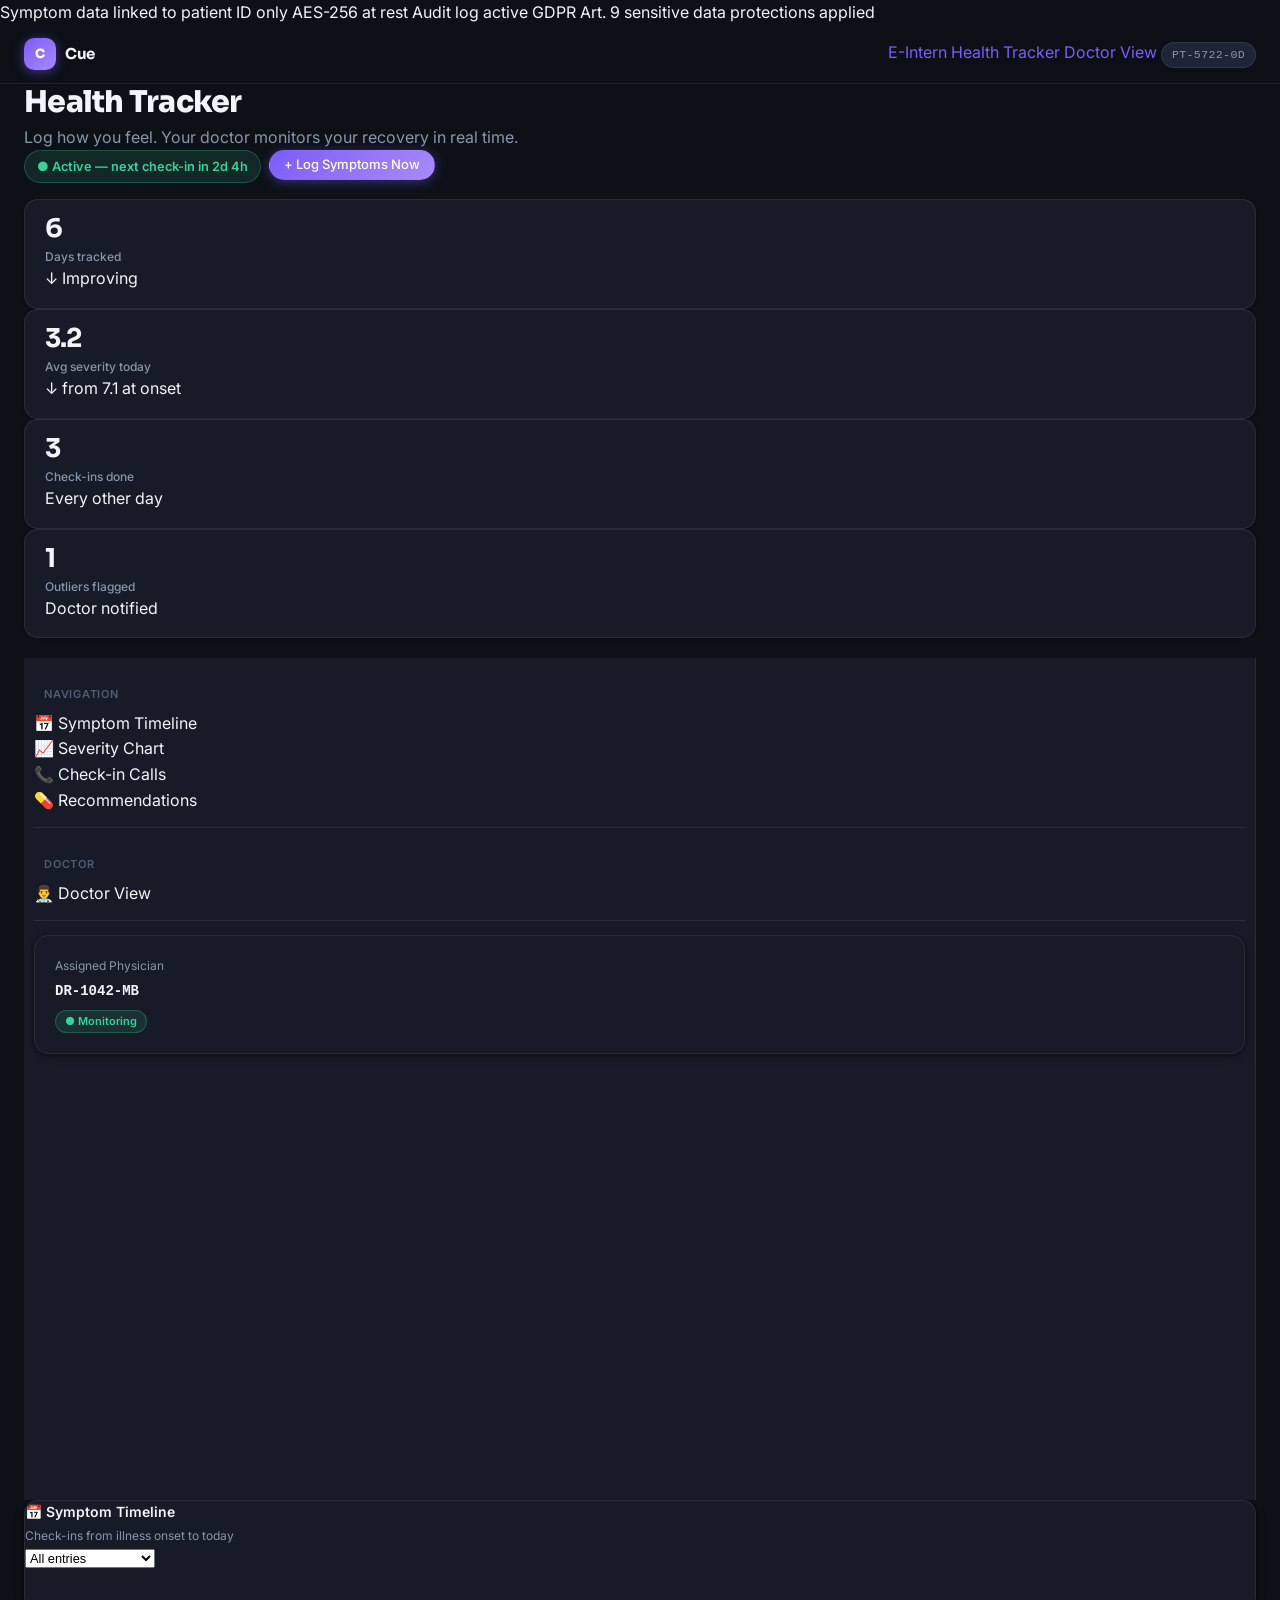
<file: tracker.html>
<!DOCTYPE html>
<html lang="en">
<head>
  <meta charset="UTF-8" />
  <meta name="viewport" content="width=device-width, initial-scale=1.0" />
  <title>Health Tracker | Cue</title>
  <link rel="stylesheet" href="styles.css" />
</head>
<body>

<div class="compliance-bar">
  <span class="compliance-item"><span class="compliance-dot"></span>Symptom data linked to patient ID only</span>
  <span class="compliance-item"><span class="compliance-dot"></span>AES-256 at rest</span>
  <span class="compliance-item"><span class="compliance-dot"></span>Audit log active</span>
  <span class="compliance-item"><span class="compliance-dot"></span>GDPR Art. 9 sensitive data protections applied</span>
</div>

<nav class="nav">
  <div class="nav-inner">
    <a href="index.html" class="nav-logo"><div class="nav-logo-mark">C</div>Cue</a>
    <div class="nav-links">
      <a href="patient.html" class="nav-link">E-Intern</a>
      <a href="tracker.html" class="nav-link active">Health Tracker</a>
      <a href="doctor.html"  class="nav-link">Doctor View</a>
      <span class="nav-id" id="navId">PT-????</span>
    </div>
  </div>
</nav>

<div class="container page">
  <div class="flex-between mb-16 flex-wrap gap-12">
    <div>
      <h1>Health Tracker</h1>
      <p class="mt-4">Log how you feel. Your doctor monitors your recovery in real time.</p>
    </div>
    <div class="flex gap-8 flex-wrap">
      <span class="badge badge-green" style="padding:6px 12px;font-size:.8rem">● Active — next check-in in <span id="nextCheckin">2d 4h</span></span>
      <button class="btn btn-primary btn-sm" onclick="openLogModal()">+ Log Symptoms Now</button>
    </div>
  </div>

  <!-- Stats -->
  <div class="stat-grid mb-20">
    <div class="stat-card">
      <div class="stat-val">6</div>
      <div class="stat-label">Days tracked</div>
      <div class="stat-change up">↓ Improving</div>
    </div>
    <div class="stat-card">
      <div class="stat-val">3.2</div>
      <div class="stat-label">Avg severity today</div>
      <div class="stat-change up">↓ from 7.1 at onset</div>
    </div>
    <div class="stat-card">
      <div class="stat-val">3</div>
      <div class="stat-label">Check-ins done</div>
      <div class="stat-change neutral">Every other day</div>
    </div>
    <div class="stat-card">
      <div class="stat-val text-danger">1</div>
      <div class="stat-label">Outliers flagged</div>
      <div class="stat-change down">Doctor notified</div>
    </div>
  </div>

  <div class="layout-with-sidebar">
    <!-- Sidebar -->
    <div class="sidebar">
      <div class="sidebar-section">Navigation</div>
      <div class="sidebar-nav">
        <div class="sidebar-link active" onclick="showSection('timeline')">📅 Symptom Timeline</div>
        <div class="sidebar-link" onclick="showSection('chart')">📈 Severity Chart</div>
        <div class="sidebar-link" onclick="showSection('checkins')">📞 Check-in Calls</div>
        <div class="sidebar-link" onclick="showSection('recommendations')">💊 Recommendations</div>
      </div>
      <div class="divider mt-12 mb-12"></div>
      <div class="sidebar-section">Doctor</div>
      <div class="sidebar-nav">
        <div class="sidebar-link" onclick="window.location='doctor.html'">👨‍⚕️ Doctor View</div>
      </div>
      <div class="divider mt-12"></div>
      <div class="card mt-12" style="background:var(--clr-surface-2)">
        <div class="text-xs text-muted mb-4">Assigned Physician</div>
        <div class="font-mono text-sm font-600" id="assignedDoc">DR-1042-MB</div>
        <div class="badge badge-green mt-8">● Monitoring</div>
      </div>
    </div>

    <!-- Main -->
    <div class="stack-20">

      <!-- Timeline -->
      <div id="sectionTimeline">
        <div class="card" style="padding:0;overflow:hidden">
          <div class="card-header-bar">
            <div>
              <div class="card-title">📅 Symptom Timeline</div>
              <div class="card-sub">Check-ins from illness onset to today</div>
            </div>
            <select class="lang-select" style="min-width:130px;font-size:.8rem" onchange="filterTimeline(this.value)">
              <option value="all">All entries</option>
              <option value="outlier">Outliers only</option>
              <option value="improving">Improving</option>
            </select>
          </div>
          <div style="padding:20px">
            <div class="timeline" id="timelineList"></div>
          </div>
        </div>
      </div>

      <!-- Chart -->
      <div id="sectionChart" class="hidden">
        <div class="card">
          <div class="card-header-bar">
            <div>
              <div class="card-title">📈 Severity Over Time</div>
              <div class="card-sub">Scale 0–10 · dashed line = alert threshold (6)</div>
            </div>
          </div>
          <div style="padding:20px">
            <canvas id="severityChart" height="200" style="width:100%"></canvas>
            <div class="flex gap-16 mt-16 flex-wrap">
              <div class="flex gap-6 text-xs items-center"><span style="display:inline-block;width:14px;height:3px;background:var(--clr-teal);border-radius:2px"></span>Overall severity</div>
              <div class="flex gap-6 text-xs items-center"><span style="display:inline-block;width:14px;height:2px;border-top:2px dashed var(--clr-danger)"></span>Alert threshold</div>
              <div class="flex gap-6 text-xs items-center"><span style="display:inline-block;width:8px;height:8px;border-radius:50%;background:var(--clr-danger)"></span>Outlier flagged</div>
            </div>
          </div>
        </div>
      </div>

      <!-- Check-ins -->
      <div id="sectionCheckins" class="hidden">
        <div class="card" style="padding:0;overflow:hidden">
          <div class="card-header-bar">
            <div>
              <div class="card-title">📞 Automated Check-in Calls</div>
              <div class="card-sub">Scheduled every other day by Cue's voice bot</div>
            </div>
          </div>
          <div class="table-wrap">
            <table>
              <thead>
                <tr><th>Date & Time</th><th>Duration</th><th>Language</th><th>Severity</th><th>Status</th><th></th></tr>
              </thead>
              <tbody id="checkinTable"></tbody>
            </table>
          </div>
          <div style="padding:16px;border-top:1px solid var(--clr-border)">
            <h4 class="mb-8">Upcoming</h4>
            <div class="stack-8" id="upcomingCalls"></div>
          </div>
        </div>
      </div>

      <!-- Recommendations -->
      <div id="sectionRecommendations" class="hidden">
        <div class="card">
          <div class="card-header-bar">
            <div>
              <div class="card-title">💊 Personalised Recommendations</div>
              <div class="card-sub">Set by your physician based on symptom trajectory</div>
            </div>
          </div>
          <div id="recommendationsList" class="stack-12 mt-4"></div>
          <div class="alert alert-warning mt-16">
            <span class="alert-icon">⚠️</span>
            <div class="alert-body"><p>Recommendations are set by your physician. Do not adjust medications without consulting your doctor.</p></div>
          </div>
        </div>
      </div>

    </div>
  </div>
</div>

<!-- Log Symptoms Modal -->
<div class="modal-overlay" id="logModal">
  <div class="modal" style="max-width:620px">
    <div class="modal-header">
      <h3>Log Symptoms</h3>
      <button class="modal-close" onclick="closeLogModal()">✕</button>
    </div>
    <div class="alert alert-info mb-16">
      <span class="alert-icon">🔒</span>
      <div class="alert-body"><p>Logged under patient ID <strong class="font-mono" id="logPatientId">PT-????</strong> only.</p></div>
    </div>

    <!-- Check-in progress bar -->
    <div style="margin-bottom:12px">
      <div style="display:flex;justify-content:space-between;align-items:center;margin-bottom:4px">
        <span class="text-xs text-muted">Check-in progress</span>
        <span class="text-xs text-muted font-mono" id="checkinProgressLabel">0 / 5</span>
      </div>
      <div style="height:4px;background:var(--clr-border);border-radius:2px">
        <div id="checkinProgress" style="height:100%;width:0%;background:var(--clr-teal);border-radius:2px;transition:width .3s"></div>
      </div>
    </div>

    <!-- Conversational chat -->
    <div id="checkinChat" style="max-height:260px;overflow-y:auto;margin-bottom:12px;display:flex;flex-direction:column;gap:8px"></div>

    <!-- Voice + text input row -->
    <div class="flex items-center gap-10 mb-12">
      <button class="record-btn" id="logRecordBtn" onclick="toggleLogRecording()" style="width:40px;height:40px;font-size:.9rem;flex-shrink:0">🎙️</button>
      <div class="waveform idle" id="logWaveform" style="flex:0 0 80px">
        <div class="wave-bar"></div><div class="wave-bar"></div>
        <div class="wave-bar"></div><div class="wave-bar"></div>
        <div class="wave-bar"></div>
      </div>
      <input type="text" id="checkinInput" class="form-input" style="flex:1" placeholder="Type your answer…"
        onkeydown="if(event.key==='Enter')sendCheckinTyped()" />
      <button class="btn btn-primary btn-sm" onclick="sendCheckinTyped()">Send</button>
    </div>

    <div class="divider mb-12"></div>

    <!-- Overall severity + submit — shown only after all questions answered -->
    <div id="checkinSubmitRow" style="display:none">
      <div class="slider-row mb-12" style="display:flex;align-items:center;gap:12px">
        <span class="slider-label text-sm" style="min-width:160px">Overall severity (0–10)</span>
        <input type="range" class="slider" min="0" max="10" value="3" id="overallSeverity"
          oninput="document.getElementById('overallSeverityVal').textContent=this.value" />
        <span class="slider-value font-mono" id="overallSeverityVal">3</span>
      </div>
      <div class="form-group mb-12">
        <label class="form-label">Additional notes (optional)</label>
        <textarea class="form-textarea" id="logNotes" placeholder="Anything else to add…" rows="2"></textarea>
      </div>
      <div class="flex gap-12">
        <button class="btn btn-ghost" onclick="closeLogModal()">Cancel</button>
        <button class="btn btn-primary" style="flex:1" onclick="submitLog()">Save Entry</button>
      </div>
    </div>

    <div class="flex gap-12" id="checkinCancelRow">
      <button class="btn btn-ghost" onclick="closeLogModal()">Cancel</button>
    </div>
  </div>
</div>

<script src="app.js"></script>
<script src="tracker.js"></script>
</body>
</html>
</file>
<file: styles.css>
/* ============================================================
   Cue — Design System v6
   Dark · Purple · Premium — inspired by Pally
   ============================================================ */

@import url('https://fonts.googleapis.com/css2?family=Sora:wght@400;500;600;700;800&family=Inter:wght@400;500;600&display=swap');

/* ── Design tokens ────────────────────────────────────────── */
:root {
  /* Base */
  --background:       #0d1117;
  --foreground:       #f1f5f9;

  /* Card / Surface */
  --card:             #161b27;
  --card-foreground:  #f1f5f9;

  /* Surfaces — dark navy layers */
  --bg:           #0d1117;
  --surface:      #161b27;
  --surface-2:    #1e2538;
  --surface-3:    #252d42;

  /* Borders — barely-there */
  --border:       rgba(255,255,255,0.08);
  --border-2:     rgba(255,255,255,0.12);
  --input:        rgba(255,255,255,0.10);

  /* Text */
  --text:         #f1f5f9;
  --text-2:       #b8c4d4;
  --muted:        #8896aa;
  --subtle:       #4e5d73;

  /* Primary — purple (Pally violet) */
  --accent:       #7c5cfc;
  --accent-h:     #6b4ef5;
  --accent-bg:    rgba(124,92,252,0.12);
  --accent-mid:   rgba(124,92,252,0.35);

  /* Semantic colours — adjusted for dark */
  --green:        #34d399;
  --green-bg:     rgba(52,211,153,0.12);
  --green-border: rgba(52,211,153,0.25);

  --red:          #f87171;
  --red-bg:       rgba(248,113,113,0.12);
  --red-border:   rgba(248,113,113,0.25);

  --amber:        #fbbf24;
  --amber-bg:     rgba(251,191,36,0.12);
  --amber-border: rgba(251,191,36,0.25);

  --blue:         #60a5fa;
  --blue-bg:      rgba(96,165,250,0.12);
  --blue-border:  rgba(96,165,250,0.25);

  /* Layout */
  --nav-h:        58px;
  --sidebar-w:    248px;

  /* Radius */
  --r:            10px;
  --r-sm:         8px;
  --r-md:         10px;
  --r-lg:         14px;
  --r-xl:         20px;
  --r-full:       9999px;

  /* Shadows — purple-tinted depth */
  --shadow-sm:    0 1px 3px 0 rgba(0,0,0,0.3);
  --shadow:       0 2px 8px 0 rgba(0,0,0,0.35), 0 1px 3px 0 rgba(0,0,0,0.25);
  --shadow-md:    0 4px 16px -2px rgba(0,0,0,0.4), 0 2px 6px -2px rgba(0,0,0,0.3);
  --shadow-lg:    0 10px 28px -4px rgba(0,0,0,0.45), 0 4px 10px -4px rgba(0,0,0,0.3);
  --shadow-xl:    0 20px 48px -6px rgba(0,0,0,0.5), 0 8px 20px -6px rgba(0,0,0,0.35);
  --shadow-glow:  0 0 24px rgba(124,92,252,0.25);

  /* Ring (focus) */
  --ring:         rgba(124,92,252,0.35);

  --font-display: 'Sora', 'Inter', system-ui, -apple-system, sans-serif;
  --font: 'Inter', system-ui, -apple-system, sans-serif;
  --mono: 'JetBrains Mono', 'SF Mono', ui-monospace, monospace;
}

/* ── Reset ───────────────────────────────────────────────── */
*, *::before, *::after { box-sizing: border-box; margin: 0; padding: 0; }
html { font-size: 16px; scroll-behavior: smooth; -webkit-text-size-adjust: 100%; }
body {
  font-family: var(--font);
  background: var(--bg);
  color: var(--text);
  min-height: 100vh;
  line-height: 1.6;
  -webkit-font-smoothing: antialiased;
  -moz-osx-font-smoothing: grayscale;
}
a { color: var(--accent); text-decoration: none; }
a:hover { text-decoration: underline; }
p { color: var(--muted); line-height: 1.65; }
button { font-family: var(--font); }

/* ── Typography ──────────────────────────────────────────── */
h1 { font-family: var(--font-display); font-size: 1.875rem; font-weight: 800; letter-spacing: -.025em; line-height: 1.2; color: var(--text); }
h2 { font-family: var(--font-display); font-size: 1.25rem;  font-weight: 700; letter-spacing: -.02em;  line-height: 1.3; color: var(--text); }
h3 { font-family: var(--font-display); font-size: 1rem;     font-weight: 600; letter-spacing: -.01em;  color: var(--text); }
h4 { font-size: .875rem;  font-weight: 600; color: var(--text); }

.text-xs    { font-size: .75rem; }
.text-sm    { font-size: .875rem; }
.text-base  { font-size: 1rem; }
.text-lg    { font-size: 1.125rem; }
.text-muted  { color: var(--muted); }
.text-subtle { color: var(--subtle); }
.font-mono   { font-family: var(--mono); }
.font-500    { font-weight: 500; }
.font-600    { font-weight: 600; }
.font-700    { font-weight: 700; }

/* ── Layout helpers ──────────────────────────────────────── */
.container   { max-width: 1280px; margin: 0 auto; padding: 0 24px; }
.hidden      { display: none !important; }

.flex            { display: flex; }
.flex-col        { display: flex; flex-direction: column; }
.items-center    { align-items: center; }
.items-start     { align-items: flex-start; }
.justify-between { justify-content: space-between; }
.justify-center  { justify-content: center; }
.flex-1          { flex: 1; }
.flex-wrap       { flex-wrap: wrap; }

.gap-4  { gap: 4px; }
.gap-6  { gap: 6px; }
.gap-8  { gap: 8px; }
.gap-10 { gap: 10px; }
.gap-12 { gap: 12px; }
.gap-16 { gap: 16px; }
.gap-20 { gap: 20px; }
.gap-24 { gap: 24px; }

.stack-4  > * + * { margin-top:  4px; }
.stack-8  > * + * { margin-top:  8px; }
.stack-10 > * + * { margin-top: 10px; }
.stack-12 > * + * { margin-top: 12px; }
.stack-16 > * + * { margin-top: 16px; }
.stack-20 > * + * { margin-top: 20px; }
.stack-24 > * + * { margin-top: 24px; }

.mt-4  { margin-top:  4px; }
.mt-6  { margin-top:  6px; }
.mt-8  { margin-top:  8px; }
.mt-12 { margin-top: 12px; }
.mt-16 { margin-top: 16px; }
.mt-20 { margin-top: 20px; }
.mt-24 { margin-top: 24px; }
.mb-4  { margin-bottom:  4px; }
.mb-6  { margin-bottom:  6px; }
.mb-8  { margin-bottom:  8px; }
.mb-12 { margin-bottom: 12px; }
.mb-16 { margin-bottom: 16px; }
.mb-20 { margin-bottom: 20px; }
.mb-24 { margin-bottom: 24px; }

.min-w-0  { min-width: 0; }
.w-full   { width: 100%; }
.truncate { overflow: hidden; text-overflow: ellipsis; white-space: nowrap; }
.divider  { border: none; border-top: 1px solid var(--border); }

/* ── Navigation ──────────────────────────────────────────── */
.nav {
  background: rgba(13,17,23,0.85);
  border-bottom: 1px solid var(--border);
  backdrop-filter: blur(16px);
  -webkit-backdrop-filter: blur(16px);
  position: sticky; top: 0; z-index: 100;
  height: var(--nav-h);
}
.nav-inner {
  display: flex; align-items: center; justify-content: space-between;
  height: 100%; max-width: 1440px; margin: 0 auto; padding: 0 24px;
  gap: 16px;
}
.nav-logo {
  display: flex; align-items: center; gap: 9px;
  font-family: var(--font-display);
  font-size: .9375rem; font-weight: 700; color: var(--text);
  text-decoration: none; letter-spacing: -.02em; flex-shrink: 0;
}
.nav-logo:hover { text-decoration: none; color: var(--text); }
.nav-logo-mark {
  width: 32px; height: 32px; border-radius: var(--r-md);
  background: linear-gradient(135deg, #7c5cfc 0%, #a78bfa 100%);
  color: white;
  display: flex; align-items: center; justify-content: center;
  font-size: .8rem; font-weight: 800; letter-spacing: -.01em;
  box-shadow: 0 2px 12px rgba(124,92,252,0.5);
}

/* Role switcher */
.role-switch {
  display: flex; align-items: center;
  background: var(--surface-2);
  border: 1px solid var(--border);
  border-radius: var(--r-full);
  padding: 3px; gap: 2px;
}
.role-btn {
  padding: 5px 18px; border-radius: var(--r-full);
  font-size: .8125rem; font-weight: 500; color: var(--muted);
  cursor: pointer; border: none; background: transparent;
  transition: all .15s; white-space: nowrap; line-height: 1.4;
}
.role-btn.active {
  background: var(--accent); color: white;
  box-shadow: 0 2px 8px rgba(124,92,252,0.4); font-weight: 600;
}
.role-btn:hover:not(.active) { color: var(--text-2); background: var(--surface-3); border-radius: var(--r-full); }

/* Nav right */
.nav-right { display: flex; align-items: center; gap: 10px; flex-shrink: 0; }
.nav-user-name { font-size: .8125rem; font-weight: 500; color: var(--text-2); }
.nav-id {
  display: inline-flex; align-items: center;
  padding: 3px 10px; border-radius: var(--r-full);
  background: var(--surface-2); border: 1px solid var(--border);
  font-size: .725rem; font-family: var(--mono); color: var(--muted);
  letter-spacing: .03em; white-space: nowrap;
}
.nav-id-dot {
  display: inline-block; width: 5px; height: 5px; border-radius: 50%;
  background: var(--green); margin-right: 5px; vertical-align: middle;
  box-shadow: 0 0 6px var(--green);
}

/* ── Profile dropdown ─────────────────────────────────────── */
.profile-dd { position: relative; }
.profile-avatar {
  width: 34px; height: 34px; border-radius: 50%;
  background: linear-gradient(135deg, #7c5cfc 0%, #a78bfa 100%);
  color: white; font-weight: 700; font-size: .875rem;
  border: none; cursor: pointer;
  display: flex; align-items: center; justify-content: center;
  box-shadow: 0 2px 10px rgba(124,92,252,0.45);
  transition: transform .12s, box-shadow .12s;
  font-family: var(--font-display); flex-shrink: 0;
  user-select: none;
}
.profile-avatar:hover { transform: scale(1.06); box-shadow: 0 4px 16px rgba(124,92,252,0.55); }
.profile-menu {
  position: absolute; top: calc(100% + 10px); right: 0;
  min-width: 210px;
  background: var(--surface);
  border: 1px solid var(--border-2);
  border-radius: var(--r-lg);
  box-shadow: 0 20px 48px rgba(0,0,0,0.55), 0 0 0 1px rgba(255,255,255,0.05);
  padding: 6px;
  z-index: 300;
  display: none;
  transform-origin: top right;
}
.profile-menu.open {
  display: block;
  animation: menuIn .14s ease forwards;
}
@keyframes menuIn {
  from { opacity: 0; transform: scale(.96) translateY(-6px); }
  to   { opacity: 1; transform: scale(1) translateY(0); }
}
.profile-menu-top {
  padding: 10px 12px 12px;
  border-bottom: 1px solid var(--border);
  margin-bottom: 4px;
}
.profile-menu-label {
  font-size: .63rem; font-weight: 600; letter-spacing: .07em;
  text-transform: uppercase; color: var(--subtle);
  padding: 8px 12px 4px;
}
.profile-menu-item {
  display: flex; align-items: center; gap: 9px;
  width: 100%; padding: 8px 12px; border: none; background: none;
  border-radius: var(--r); font-size: .875rem; color: var(--text-2);
  cursor: pointer; text-align: left; font-family: var(--font);
  transition: background .1s, color .1s;
}
.profile-menu-item:hover { background: var(--surface-2); color: var(--text); }
.profile-menu-item.danger { color: var(--red); }
.profile-menu-item.danger:hover { background: var(--red-bg); }
.profile-menu-sep { height: 1px; background: var(--border); margin: 4px 0; }
.profile-menu-lang {
  width: calc(100% - 24px); margin: 2px 12px 6px;
  padding: 7px 10px; border-radius: var(--r); border: 1px solid var(--border);
  background: var(--surface-2); font-size: .8125rem; color: var(--text);
  font-family: var(--font); outline: none; cursor: pointer;
}
.profile-menu-lang:focus { border-color: var(--accent); }

/* ── App shell ────────────────────────────────────────────── */
.app-shell {
  min-height: calc(100vh - var(--nav-h));
}

/* ── Sidebar ──────────────────────────────────────────────── */
.sidebar {
  border-right: 1px solid var(--border);
  background: var(--surface);
  position: sticky;
  top: var(--nav-h);
  height: calc(100vh - var(--nav-h));
  overflow-y: auto;
  padding: 14px 10px;
  display: flex; flex-direction: column; gap: 2px;
}
.sidebar-section {
  font-size: .6875rem; font-weight: 600; letter-spacing: .07em;
  text-transform: uppercase; color: var(--subtle);
  padding: 14px 10px 5px;
}
.sidebar-item {
  display: flex; align-items: center; gap: 9px;
  padding: 8px 10px; border-radius: var(--r);
  font-size: .875rem; color: var(--muted);
  cursor: pointer; transition: all .12s;
  border: none; background: none; width: 100%; text-align: left;
  font-family: var(--font);
}
.sidebar-item:hover { background: var(--surface-2); color: var(--text-2); }
.sidebar-item.active {
  background: var(--accent-bg);
  color: var(--accent);
  font-weight: 600;
  box-shadow: inset 2px 0 0 var(--accent);
}
.sidebar-item .icon { font-size: .9rem; flex-shrink: 0; opacity: .75; }
.sidebar-item.active .icon { opacity: 1; }
.sidebar-item .badge-dot {
  margin-left: auto; width: 5px; height: 5px; border-radius: 50%;
  background: var(--red); flex-shrink: 0;
  box-shadow: 0 0 6px var(--red);
}

/* Patient row in doctor sidebar */
.pt-row {
  padding: 9px 10px; border-radius: var(--r);
  cursor: pointer; transition: background .12s;
  border-bottom: 1px solid var(--border);
}
.pt-row:last-child { border-bottom: none; }
.pt-row:hover { background: var(--surface-2); }
.pt-row.active { background: var(--accent-bg); }
.pt-row-id   { font-size: .72rem; font-family: var(--mono); color: var(--subtle); }
.pt-row-cond { font-size: .8125rem; font-weight: 500; color: var(--text); margin-top: 2px; }
.pt-row-sev  { font-size: .72rem; margin-top: 4px; }

/* Sidebar search */
.sidebar-search {
  display: flex; align-items: center; gap: 8px;
  background: var(--surface-2); border: 1px solid var(--border);
  border-radius: var(--r); padding: 7px 10px; margin-bottom: 6px;
  transition: border-color .12s;
}
.sidebar-search:focus-within { border-color: var(--accent); box-shadow: 0 0 0 3px var(--ring); }
.sidebar-search input {
  flex: 1; border: none; outline: none; background: none;
  font-size: .8125rem; color: var(--text); font-family: var(--font);
}
.sidebar-search input::placeholder { color: var(--subtle); }

/* ── Main content ─────────────────────────────────────────── */
.main { min-height: calc(100vh - var(--nav-h)); overflow-y: auto; }
.main-inner {
  max-width: 820px; margin: 0 auto;
  padding: 28px 24px 80px;
}
.main-inner.wide { max-width: 1080px; }

/* ── Cards ────────────────────────────────────────────────── */
.card {
  background: var(--surface);
  border: 1px solid var(--border);
  border-radius: var(--r-lg);
  padding: 20px;
  box-shadow: var(--shadow);
  transition: box-shadow .2s, border-color .2s;
}
.card:hover { border-color: var(--border-2); }
.card-sm { padding: 14px 16px; }
.card-lg { padding: 24px 28px; }

.card-header {
  display: flex; align-items: center; justify-content: space-between;
  margin-bottom: 16px;
}
.card-title { font-size: .875rem; font-weight: 600; color: var(--text); }
.card-sub   { font-size: .75rem; color: var(--muted); margin-top: 2px; }

/* ── Buttons ──────────────────────────────────────────────── */
.btn {
  display: inline-flex; align-items: center; justify-content: center; gap: 6px;
  padding: 0 16px; height: 36px; border-radius: var(--r-full);
  font-size: .875rem; font-weight: 500; cursor: pointer;
  border: 1px solid transparent; transition: all .15s;
  line-height: 1; font-family: var(--font); white-space: nowrap;
  text-decoration: none;
}
.btn:disabled { opacity: .4; cursor: not-allowed; pointer-events: none; }
.btn:focus-visible { outline: 2px solid var(--accent); outline-offset: 2px; }

.btn-primary {
  background: linear-gradient(135deg, #7c5cfc 0%, #a78bfa 100%);
  color: white; border-color: transparent;
  box-shadow: 0 2px 12px rgba(124,92,252,0.4);
}
.btn-primary:hover:not(:disabled) {
  background: linear-gradient(135deg, #6b4ef5 0%, #9775fa 100%);
  box-shadow: 0 4px 20px rgba(124,92,252,0.5);
  transform: translateY(-1px);
}

.btn-outline {
  background: transparent; color: var(--accent);
  border-color: rgba(124,92,252,0.4);
}
.btn-outline:hover:not(:disabled) { background: var(--accent-bg); border-color: var(--accent); }

.btn-ghost { background: transparent; color: var(--text-2); border-color: var(--border); }
.btn-ghost:hover:not(:disabled) { background: var(--surface-2); color: var(--text); }

.btn-secondary { background: var(--surface-2); color: var(--text-2); border-color: var(--border); }
.btn-secondary:hover:not(:disabled) { background: var(--surface-3); }

.btn-danger { background: var(--red-bg); color: var(--red); border-color: var(--red-border); }
.btn-danger:hover:not(:disabled) { background: rgba(248,113,113,0.2); }

.btn-success { background: var(--green-bg); color: var(--green); border-color: var(--green-border); }

.btn-sm  { height: 30px; padding: 0 14px; font-size: .8125rem; }
.btn-lg  { height: 44px; padding: 0 28px; font-size: .9375rem; font-weight: 600; }
.btn-full { width: 100%; }
.btn-icon { width: 36px; height: 36px; padding: 0; border-radius: var(--r); }
.btn-icon.btn-sm { width: 30px; height: 30px; }

/* ── Badges ───────────────────────────────────────────────── */
.badge {
  display: inline-flex; align-items: center; gap: 3px;
  padding: 2px 9px; border-radius: var(--r-full);
  font-size: .6875rem; font-weight: 600; white-space: nowrap; line-height: 1.5;
  border: 1px solid transparent;
}
.badge-green  { background: var(--green-bg);  color: var(--green);  border-color: var(--green-border); }
.badge-red    { background: var(--red-bg);    color: var(--red);    border-color: var(--red-border); }
.badge-amber  { background: var(--amber-bg);  color: var(--amber);  border-color: var(--amber-border); }
.badge-blue   { background: var(--blue-bg);   color: var(--blue);   border-color: var(--blue-border); }
.badge-teal   { background: var(--accent-bg); color: var(--accent); border-color: var(--accent-mid); }
.badge-gray   { background: var(--surface-2); color: var(--muted);  border-color: var(--border); }
.badge-count  {
  display: inline-flex; align-items: center; justify-content: center;
  min-width: 18px; height: 18px; border-radius: var(--r-full);
  padding: 0 4px;
  font-size: .65rem; font-weight: 700;
  background: var(--accent); color: white; margin-left: auto; flex-shrink: 0;
  box-shadow: 0 0 8px rgba(124,92,252,0.5);
}

/* ── Form elements ────────────────────────────────────────── */
.form-group  { display: flex; flex-direction: column; gap: 5px; }
.form-label  { font-size: .8125rem; font-weight: 500; color: var(--text-2); }
.form-hint   { font-size: .75rem; color: var(--subtle); line-height: 1.45; }

.form-input, .form-select, .form-textarea {
  width: 100%; padding: 0 12px; height: 38px;
  border-radius: var(--r); border: 1px solid var(--input);
  background: var(--surface-2); font-size: .875rem;
  color: var(--text); font-family: var(--font);
  transition: border-color .15s, box-shadow .15s; outline: none;
}
.form-textarea { height: auto; min-height: 80px; padding: 9px 12px; line-height: 1.55; resize: vertical; }
.form-input::placeholder, .form-textarea::placeholder { color: var(--subtle); }
.form-input:focus, .form-select:focus, .form-textarea:focus {
  border-color: var(--accent);
  box-shadow: 0 0 0 3px var(--ring);
  background: var(--surface);
}
.form-input.error { border-color: var(--red); }
.form-input.error:focus { box-shadow: 0 0 0 3px rgba(248,113,113,0.2); }

/* Slider */
.slider-row { display: flex; align-items: center; gap: 12px; }
.slider {
  -webkit-appearance: none; flex: 1; height: 4px;
  border-radius: var(--r-full); background: var(--surface-3); outline: none; cursor: pointer;
}
.slider::-webkit-slider-thumb {
  -webkit-appearance: none; width: 18px; height: 18px;
  border-radius: 50%; background: var(--accent); cursor: pointer;
  box-shadow: 0 0 0 3px rgba(124,92,252,0.2), var(--shadow-sm);
  transition: box-shadow .15s;
}
.slider::-webkit-slider-thumb:hover { box-shadow: 0 0 0 6px rgba(124,92,252,0.25), var(--shadow-sm); }
.slider-val { min-width: 32px; text-align: center; font-size: .875rem; font-weight: 600; color: var(--accent); }

/* ── Alerts ───────────────────────────────────────────────── */
.alert {
  display: flex; align-items: flex-start; gap: 10px;
  padding: 12px 14px; border-radius: var(--r); border: 1px solid;
  font-size: .85rem; line-height: 1.55;
}
.alert-info    { background: var(--blue-bg);  border-color: var(--blue-border);  color: var(--blue); }
.alert-success { background: var(--green-bg); border-color: var(--green-border); color: var(--green); }
.alert-warning { background: var(--amber-bg); border-color: var(--amber-border); color: var(--amber); }
.alert-danger  { background: var(--red-bg);   border-color: var(--red-border);   color: var(--red); }
.alert p { color: inherit; line-height: 1.5; }
.alert strong { font-weight: 600; }

/* ── Step pills (patient sidebar) ────────────────────────── */
.step-pill {
  display: flex; align-items: center; gap: 10px;
  padding: 8px 10px; border-radius: var(--r);
  font-size: .875rem; color: var(--muted);
  cursor: pointer; transition: all .12s;
  border: none; background: none; width: 100%; text-align: left;
  font-family: var(--font);
}
.step-pill:hover:not(.locked) { background: var(--surface-2); color: var(--text-2); }
.step-pill.active {
  background: var(--accent-bg); color: var(--accent); font-weight: 600;
  box-shadow: inset 2px 0 0 var(--accent);
}
.step-pill.done   { color: var(--green); }
.step-pill.locked { opacity: .3; cursor: not-allowed; pointer-events: none; }

.step-num {
  width: 22px; height: 22px; border-radius: 50%;
  display: flex; align-items: center; justify-content: center;
  font-size: .7rem; font-weight: 700; flex-shrink: 0;
  background: var(--surface-2); color: var(--muted);
  border: 1.5px solid var(--border);
  transition: all .12s;
}
.step-pill.active .step-num { background: var(--accent); color: white; border-color: var(--accent); box-shadow: 0 0 10px rgba(124,92,252,0.4); }
.step-pill.done   .step-num { background: var(--green-bg); color: var(--green); border-color: var(--green-border); }

/* ── Chat UI ──────────────────────────────────────────────── */
.chat-area {
  display: flex; flex-direction: column; gap: 12px;
  max-height: 460px; overflow-y: auto;
  padding: 6px 2px 10px; scroll-behavior: smooth;
}
.chat-row      { display: flex; align-items: flex-end; gap: 8px; }
.chat-row.user { flex-direction: row-reverse; }

.avatar {
  width: 28px; height: 28px; border-radius: 50%; flex-shrink: 0;
  display: flex; align-items: center; justify-content: center;
  font-size: .75rem; border: 1px solid var(--border);
  background: var(--surface-2);
}
.avatar.ai   { background: var(--accent-bg); border-color: var(--accent-mid); }
.avatar.user { background: var(--surface-3); }

.bubble {
  max-width: 74%; padding: 10px 15px;
  font-size: .875rem; line-height: 1.6; border-radius: 18px;
}
.bubble.ai {
  background: var(--surface-2);
  border: 1px solid var(--border);
  border-bottom-left-radius: 5px;
  color: var(--text);
}
.bubble.user {
  background: linear-gradient(135deg, #7c5cfc 0%, #a78bfa 100%);
  color: white;
  border-bottom-right-radius: 5px;
  box-shadow: 0 4px 14px rgba(124,92,252,0.35);
}
.bubble.typing { padding: 12px 14px; }
.typing-dots   { display: flex; gap: 4px; align-items: center; height: 16px; }
.typing-dot {
  width: 6px; height: 6px; border-radius: 50%;
  background: var(--subtle); animation: t-bounce .8s ease-in-out infinite;
}
.typing-dot:nth-child(2) { animation-delay: .16s; }
.typing-dot:nth-child(3) { animation-delay: .32s; }
@keyframes t-bounce {
  0%,60%,100% { transform: translateY(0); opacity: .6; }
  30%         { transform: translateY(-5px); opacity: 1; }
}
.bubble-time { font-size: .65rem; color: var(--subtle); margin-top: 3px; text-align: right; }

/* Chat input bar */
.chat-input-bar {
  display: flex; align-items: center; gap: 8px;
  padding: 8px 12px;
  background: var(--surface-2); border: 1px solid var(--border);
  border-radius: var(--r-full); transition: border-color .15s, box-shadow .15s;
  margin-top: 12px;
}
.chat-input-bar:focus-within {
  border-color: var(--accent);
  box-shadow: 0 0 0 3px var(--ring);
}
.chat-input-bar input {
  flex: 1; border: none; outline: none; background: none;
  font-size: .875rem; color: var(--text); font-family: var(--font);
}
.chat-input-bar input::placeholder { color: var(--subtle); }

/* ── Record button ────────────────────────────────────────── */
.record-btn {
  width: 34px; height: 34px; border-radius: 50%; flex-shrink: 0;
  background: var(--accent-bg); color: var(--accent);
  border: 1px solid var(--accent-mid); cursor: pointer;
  display: flex; align-items: center; justify-content: center;
  font-size: .875rem; transition: all .14s;
}
.record-btn:hover { background: var(--accent); color: white; box-shadow: 0 2px 10px rgba(124,92,252,0.4); }
.record-btn.recording {
  background: var(--red-bg); color: var(--red); border-color: var(--red-border);
  animation: rec-pulse .9s ease-out infinite;
}
@keyframes rec-pulse {
  0%   { box-shadow: 0 0 0 0 rgba(248,113,113,0.4); }
  70%  { box-shadow: 0 0 0 8px rgba(248,113,113,0); }
  100% { box-shadow: 0 0 0 0 rgba(248,113,113,0); }
}

/* Waveform */
.waveform { display: flex; align-items: center; gap: 2.5px; height: 24px; }
.wave-bar  { width: 2.5px; border-radius: 2px; background: var(--accent); animation: wave .75s ease-in-out infinite; }
.wave-bar:nth-child(1){animation-delay:0s;   height:8px; }
.wave-bar:nth-child(2){animation-delay:.1s;  height:16px;}
.wave-bar:nth-child(3){animation-delay:.2s;  height:22px;}
.wave-bar:nth-child(4){animation-delay:.3s;  height:13px;}
.wave-bar:nth-child(5){animation-delay:.4s;  height:20px;}
@keyframes wave { 0%,100%{transform:scaleY(1)} 50%{transform:scaleY(1.7)} }
.waveform.idle .wave-bar { animation: none; height: 3px; opacity: .2; }

/* ── Progress bar ─────────────────────────────────────────── */
.progress-track { height: 4px; background: var(--surface-3); border-radius: var(--r-full); overflow: hidden; }
.progress-fill  { height: 100%; border-radius: var(--r-full); background: linear-gradient(90deg, #7c5cfc 0%, #a78bfa 100%); transition: width .4s ease; }

/* ── Diagnosis cards ──────────────────────────────────────── */
.dx-card {
  border: 1px solid var(--border); border-radius: var(--r-lg);
  padding: 14px 16px; background: var(--surface);
  box-shadow: var(--shadow-sm); transition: box-shadow .15s, border-color .15s;
}
.dx-card:hover { box-shadow: var(--shadow); border-color: var(--border-2); }
.dx-card.primary {
  border-color: var(--accent-mid); background: var(--accent-bg);
  box-shadow: 0 0 0 1px var(--accent-mid), var(--shadow-sm);
}
.conf-bar  { flex: 1; height: 4px; border-radius: var(--r-full); background: var(--surface-3); overflow: hidden; }
.conf-fill { height: 100%; border-radius: var(--r-full); background: linear-gradient(90deg, #7c5cfc 0%, #a78bfa 100%); transition: width .6s ease; }

/* ── Timeline ─────────────────────────────────────────────── */
.timeline          { position: relative; padding-left: 28px; }
.timeline::before  { content: ''; position: absolute; left: 8px; top: 6px; bottom: 6px; width: 1.5px; background: var(--border); border-radius: 1px; }
.tl-item           { position: relative; margin-bottom: 16px; }
.tl-dot            { position: absolute; left: -22px; top: 6px; width: 10px; height: 10px; border-radius: 50%; background: var(--accent); border: 2px solid var(--surface); box-shadow: 0 0 0 1.5px var(--accent), 0 0 8px rgba(124,92,252,0.4); }
.tl-item.outlier .tl-dot { background: var(--red); box-shadow: 0 0 0 1.5px var(--red), 0 0 8px rgba(248,113,113,0.4); }
.tl-date           { font-size: .7rem; color: var(--subtle); margin-bottom: 4px; font-weight: 500; }
.tl-card           { background: var(--surface); border: 1px solid var(--border); border-radius: var(--r); padding: 12px 14px; box-shadow: var(--shadow-sm); }
.tl-item.outlier .tl-card { border-color: var(--red-border); background: var(--red-bg); }

/* ── Table ────────────────────────────────────────────────── */
.table-wrap { overflow-x: auto; }
table  { width: 100%; border-collapse: collapse; font-size: .8125rem; }
thead  { background: var(--surface-2); }
th     { text-align: left; padding: 10px 14px; font-size: .7rem; font-weight: 600; color: var(--muted); letter-spacing: .04em; text-transform: uppercase; border-bottom: 1px solid var(--border); white-space: nowrap; }
td     { padding: 11px 14px; border-bottom: 1px solid var(--border); color: var(--text-2); vertical-align: middle; }
tr:last-child td { border-bottom: none; }
tr:hover td { background: var(--surface-2); }
tr.row-alert td  { background: var(--red-bg); }

/* ── Modal / Dialog ───────────────────────────────────────── */
.modal-overlay {
  display: none; position: fixed; inset: 0; z-index: 300;
  background: rgba(0,0,0,.65); backdrop-filter: blur(8px);
  align-items: center; justify-content: center; padding: 20px;
  animation: fade-in .15s ease;
}
.modal-overlay.open { display: flex; }
@keyframes fade-in { from { opacity: 0; } to { opacity: 1; } }

.modal {
  background: var(--surface); border: 1px solid var(--border-2);
  border-radius: var(--r-xl); padding: 24px;
  width: 100%; max-width: 540px;
  box-shadow: var(--shadow-xl), var(--shadow-glow);
  max-height: 90vh; overflow-y: auto;
  animation: slide-up .2s ease;
}
@keyframes slide-up { from { transform: translateY(8px); opacity: .5; } to { transform: translateY(0); opacity: 1; } }

.modal-header {
  display: flex; align-items: center; justify-content: space-between;
  margin-bottom: 20px; padding-bottom: 14px;
  border-bottom: 1px solid var(--border);
}
.modal-close {
  width: 28px; height: 28px; border-radius: var(--r-sm);
  border: 1px solid var(--border); background: var(--surface-2);
  color: var(--muted); cursor: pointer;
  display: flex; align-items: center; justify-content: center;
  font-size: .8rem; transition: all .12s;
}
.modal-close:hover { background: var(--surface-3); color: var(--text); }

/* ── Calendar ─────────────────────────────────────────────── */
.cal-grid {
  display: grid; grid-template-columns: repeat(7, 1fr);
  gap: 1px; background: var(--border); border-radius: var(--r-lg);
  overflow: hidden; border: 1px solid var(--border);
}
.cal-header { background: var(--surface-2); text-align: center; padding: 8px 4px; font-size: .7rem; font-weight: 600; color: var(--muted); text-transform: uppercase; letter-spacing: .06em; }
.cal-cell {
  background: var(--surface); padding: 7px 8px; min-height: 76px;
  font-size: .75rem; cursor: pointer; transition: background .1s;
}
.cal-cell:hover { background: var(--accent-bg); }
.cal-cell.today { background: var(--accent-bg); }
.cal-cell.other-month { background: var(--bg); }
.cal-day-num { font-weight: 600; color: var(--text-2); margin-bottom: 3px; }
.cal-cell.today .cal-day-num { color: var(--accent); }
.cal-event {
  display: block; font-size: .625rem; padding: 2px 5px; border-radius: 4px;
  background: var(--accent-bg); color: var(--accent); border: 1px solid var(--accent-mid);
  margin-top: 2px; overflow: hidden; text-overflow: ellipsis; white-space: nowrap;
}
.cal-event.alert   { background: var(--red-bg);   color: var(--red);   border-color: var(--red-border); }
.cal-event.pending { background: var(--amber-bg); color: var(--amber); border-color: var(--amber-border); }

/* ── Sparkline ────────────────────────────────────────────── */
.sparkline { display: flex; align-items: flex-end; gap: 2px; height: 22px; }
.spark-bar {
  width: 4px; border-radius: 2px; flex-shrink: 0;
  background: var(--accent); opacity: .65;
}
.spark-bar.high { background: var(--red); opacity: .9; }

/* ── Login / home page ────────────────────────────────────── */
.home-shell {
  min-height: calc(100vh - var(--nav-h));
  display: flex; align-items: center; justify-content: center;
  padding: 48px 20px;
  background: var(--bg);
}
.home-center {
  max-width: 440px; width: 100%; text-align: center;
}
.role-card {
  background: var(--surface);
  border: 1.5px solid var(--border);
  border-radius: var(--r-lg);
  padding: 16px 18px;
  cursor: pointer; transition: all .15s; text-align: left;
  box-shadow: var(--shadow-sm);
}
.role-card:hover {
  border-color: rgba(124,92,252,0.4);
  box-shadow: 0 0 0 3px rgba(124,92,252,0.08), var(--shadow);
}
.role-card.selected {
  border-color: var(--accent);
  background: var(--accent-bg);
  box-shadow: 0 0 0 3px rgba(124,92,252,0.12), var(--shadow-sm);
}
.role-icon { font-size: 1.25rem; }

/* ── Info rows (summary/treatment) ───────────────────────── */
.info-row { display: flex; align-items: flex-start; gap: 12px; padding: 10px 0; border-bottom: 1px solid var(--border); }
.info-row:last-child { border-bottom: none; }
.info-label { font-size: .7rem; font-weight: 600; color: var(--subtle); min-width: 110px; flex-shrink: 0; padding-top: 2px; text-transform: uppercase; letter-spacing: .05em; }
.info-val   { font-size: .875rem; color: var(--text-2); line-height: 1.55; }

/* ── Stat cards (doctor dashboard) ───────────────────────── */
.stat-row  { display: grid; grid-template-columns: repeat(4,1fr); gap: 12px; }
.stat-card {
  background: var(--surface); border: 1px solid var(--border);
  border-radius: var(--r-lg); padding: 16px 20px;
  box-shadow: var(--shadow-sm); transition: box-shadow .15s, border-color .15s;
}
.stat-card:hover { box-shadow: var(--shadow); border-color: var(--border-2); }
.stat-val  { font-family: var(--font-display); font-size: 1.625rem; font-weight: 700; color: var(--text); letter-spacing: -.03em; line-height: 1; }
.stat-label{ font-size: .75rem; color: var(--muted); margin-top: 5px; font-weight: 500; }
.stat-sub  { font-size: .725rem; margin-top: 6px; font-weight: 500; }
.stat-sub.up      { color: var(--green); }
.stat-sub.down    { color: var(--red); }
.stat-sub.neutral { color: var(--subtle); }

/* ── Toast ────────────────────────────────────────────────── */
.toast {
  position: fixed; bottom: 24px; left: 50%; transform: translateX(-50%);
  background: var(--surface-3); color: var(--text); padding: 10px 20px;
  border-radius: var(--r-full); font-size: .8125rem; font-weight: 500;
  z-index: 400; opacity: 0; transition: opacity .2s, transform .2s;
  pointer-events: none; white-space: nowrap;
  box-shadow: var(--shadow-lg);
  border: 1px solid var(--border-2);
}
.toast.show { opacity: 1; }

/* ── Edit button (health history) ────────────────────────── */
.edit-btn {
  display: inline-flex; align-items: center; gap: 4px;
  padding: 4px 10px; border-radius: var(--r-sm);
  font-size: .75rem; font-weight: 500; color: var(--muted);
  cursor: pointer; border: 1px solid var(--border);
  background: var(--surface-2); font-family: var(--font);
  transition: all .12s;
}
.edit-btn:hover { background: var(--surface-3); color: var(--text-2); border-color: var(--border-2); }

/* ── Edit item rows in modals ─────────────────────────────── */
.edit-item-row {
  display: flex; align-items: center; gap: 8px;
  padding: 6px 10px; border-radius: var(--r);
  background: var(--surface-2); border: 1px solid var(--border);
}
.edit-remove-btn {
  width: 22px; height: 22px; border-radius: var(--r-sm);
  border: none; background: transparent; cursor: pointer;
  color: var(--muted); display: flex; align-items: center;
  justify-content: center; font-size: .75rem; flex-shrink: 0;
  margin-left: auto; transition: all .12s;
}
.edit-remove-btn:hover { background: var(--red-bg); color: var(--red); }

/* ── Travel badges ────────────────────────────────────────── */
.travel-badge {
  padding: 10px 14px; border-radius: var(--r);
  border: 1px solid var(--border); background: var(--surface-2);
  display: flex; align-items: center; justify-content: space-between;
}

/* ── Vaccination rows ─────────────────────────────────────── */
.vacc-row {
  display: flex; align-items: center; justify-content: space-between;
  padding: 8px 0; border-bottom: 1px solid var(--border); gap: 12px;
}
.vacc-row:last-child { border-bottom: none; padding-bottom: 0; }

/* ── Responsive ───────────────────────────────────────────── */
@media (max-width: 768px) {
  .app-shell { grid-template-columns: 1fr; }
  .sidebar   { display: none; }
  .stat-row  { grid-template-columns: repeat(2,1fr); }
  .home-center { max-width: 100%; }
  .nav-inner { padding: 0 16px; }
  .main-inner { padding: 20px 16px 60px; }
}

@media (max-width: 480px) {
  .stat-row { grid-template-columns: 1fr 1fr; }
  h1 { font-size: 1.5rem; }
}
</file>
